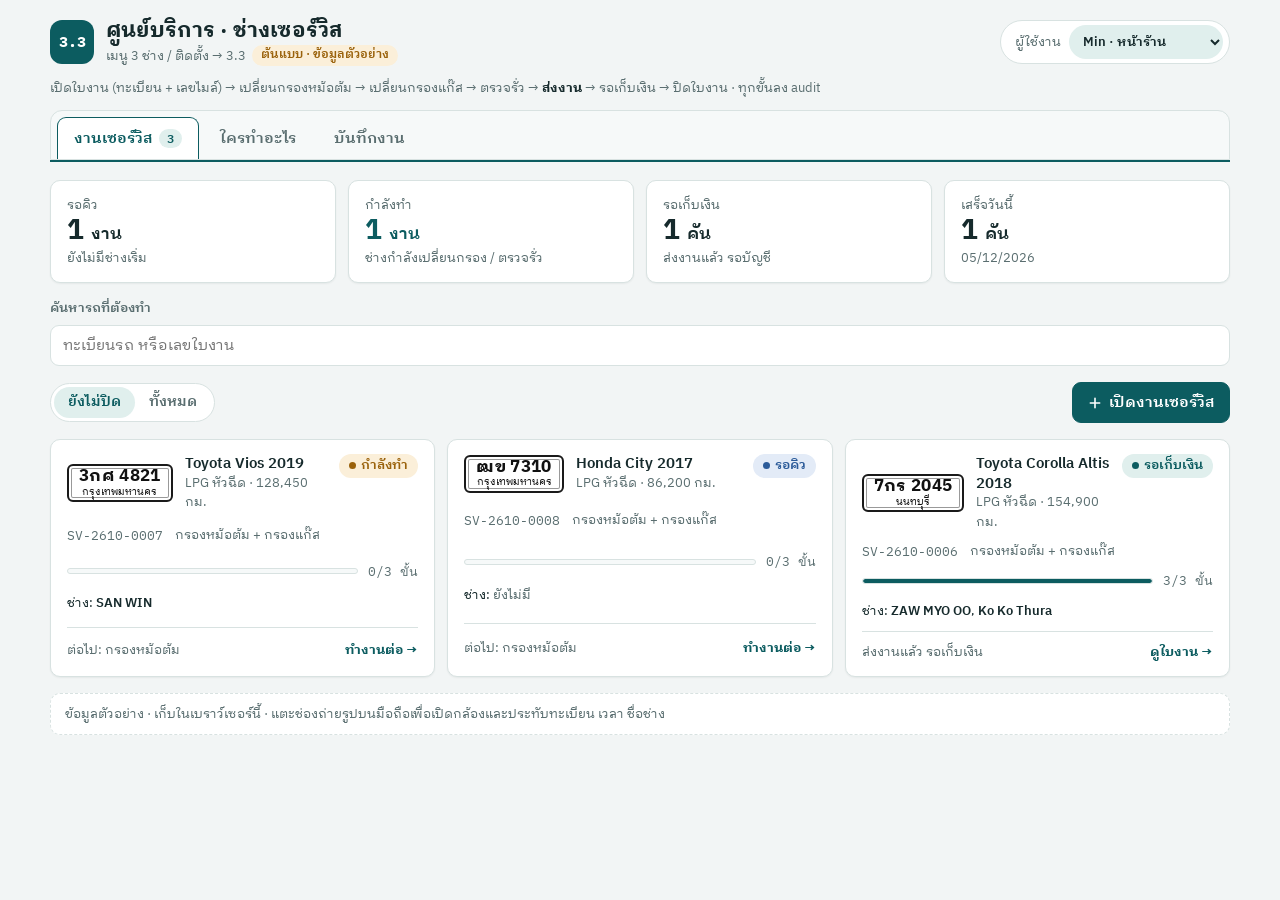
<file: index.html>
<!doctype html>
<html lang="th">
<head>
<meta charset="utf-8">
<meta name="viewport" content="width=device-width,initial-scale=1,viewport-fit=cover">
<style>[hidden]{display:none!important}body{margin:0}img{max-width:100%}</style>
</head>
<body>
<title>ศูนย์บริการช่างเซอร์วิส</title>
<link rel="preconnect" href="https://fonts.googleapis.com">
<link rel="preconnect" href="https://fonts.gstatic.com" crossorigin>
<link rel="stylesheet" href="https://fonts.googleapis.com/css2?family=IBM+Plex+Mono:wght@400;600&family=IBM+Plex+Sans+Thai+Looped:wght@400;500;600;700&display=swap">
<style>
/* Layout: ERP module shell (same family as 3.1) — header + flow line + tabs; job list → job detail (steps column + handoff side column) */
:root{
  --bg:#f2f5f5; --surface:#ffffff; --surface-2:#f6f9f9; --ink:#162a2c; --muted:#5a6e70; --line:#d8e2e1;
  --accent:#0c5c60; --accent-ink:#ffffff; --accent-soft:#e0efed;
  --ok:#1b7a45; --ok-soft:#e2f2e8; --warn:#9a620c; --warn-soft:#fbefd9; --bad:#b0352a; --bad-soft:#fbe4e1; --info:#2c5b99; --info-soft:#e3ebf7;
  --plate-bg:#ffffff; --plate-ink:#111111; --plate-edge:#1a1a1a;
  --shadow:0 1px 2px rgba(16,40,42,.06);
  --font:"IBM Plex Sans Thai Looped","Noto Sans Thai",Tahoma,sans-serif;
  --mono:"IBM Plex Mono",ui-monospace,Menlo,Consolas,monospace;
  --r:10px;
}
@media (prefers-color-scheme: dark){ :root:not([data-theme="light"]){
  --bg:#0e1617; --surface:#152022; --surface-2:#1a282a; --ink:#e1ebea; --muted:#93a7a8; --line:#27393b;
  --accent:#55b3ad; --accent-ink:#082022; --accent-soft:#173335;
  --ok:#4fc386; --ok-soft:#163224; --warn:#e3aa50; --warn-soft:#3a2c13; --bad:#f17d70; --bad-soft:#3d1c19; --info:#86aee8; --info-soft:#1a2a40;
  --plate-bg:#ffffff; --plate-ink:#111111; --plate-edge:#000000;
  --shadow:none; color-scheme:dark;
}}
:root[data-theme="dark"]{
  --bg:#0e1617; --surface:#152022; --surface-2:#1a282a; --ink:#e1ebea; --muted:#93a7a8; --line:#27393b;
  --accent:#55b3ad; --accent-ink:#082022; --accent-soft:#173335;
  --ok:#4fc386; --ok-soft:#163224; --warn:#e3aa50; --warn-soft:#3a2c13; --bad:#f17d70; --bad-soft:#3d1c19; --info:#86aee8; --info-soft:#1a2a40;
  --plate-bg:#ffffff; --plate-ink:#111111; --plate-edge:#000000;
  --shadow:none; color-scheme:dark;
}
*{box-sizing:border-box}
body{background:var(--bg);color:var(--ink);font-family:var(--font);font-size:15px;line-height:1.55;padding-inline:16px;padding-block:0 48px}
.wrap{max-width:1180px;margin:0 auto}
h1,h2,h3{margin:0;line-height:1.3;text-wrap:balance}
p{margin:0}
button,input,select{font:inherit;color:inherit}
button{cursor:pointer}
:focus-visible{outline:2px solid var(--accent);outline-offset:2px}
.mono{font-family:var(--mono);font-variant-numeric:tabular-nums}
.vh{position:absolute;width:1px;height:1px;opacity:0;overflow:hidden;clip:rect(0 0 0 0)}

/* header */
.top{display:flex;flex-wrap:wrap;align-items:center;justify-content:space-between;gap:12px;padding-block:18px 10px}
.brand{display:flex;align-items:center;gap:12px;min-width:0}
.mod{display:grid;place-items:center;width:44px;height:44px;border-radius:12px;background:var(--accent);color:var(--accent-ink);font-weight:700;font-family:var(--mono);font-size:15px;flex:none}
.brand h1{font-size:21px;font-weight:700}
.sub{color:var(--muted);font-size:13px;display:flex;flex-wrap:wrap;gap:6px;align-items:center}
.tag{background:var(--warn-soft);color:var(--warn);border-radius:999px;padding:1px 9px;font-size:12px;font-weight:600}
.who{display:flex;align-items:center;gap:8px;font-size:13px;color:var(--muted);background:var(--surface);border:1px solid var(--line);border-radius:999px;padding:4px 6px 4px 14px}
.who select{border:0;background:var(--accent-soft);color:var(--ink);border-radius:999px;padding:5px 10px;font-weight:600}
.flow{font-size:13px;color:var(--muted);padding-block:2px 12px}
.flow b{color:var(--ink)}
.tabs{display:flex;gap:4px;background:var(--surface-2);border:1px solid var(--line);border-radius:12px 12px 0 0;padding:6px 6px 0;overflow-x:auto}
.tabs button{border:1px solid transparent;border-bottom:0;background:none;padding:9px 16px;border-radius:9px 9px 0 0;color:var(--muted);font-weight:600;white-space:nowrap;display:flex;gap:6px;align-items:center}
.tabs button[aria-selected="true"]{background:var(--surface);border-color:var(--accent);color:var(--accent);box-shadow:0 2px 0 var(--surface)}
.count{background:var(--accent-soft);color:var(--accent);border-radius:999px;font-size:12px;padding:0 8px;font-family:var(--mono)}
main{border-top:2px solid var(--accent);padding-top:18px;display:grid;gap:16px}
.note{font-size:13px;color:var(--muted);background:var(--surface);border:1px dashed var(--line);border-radius:var(--r);padding:10px 14px}
.note b{color:var(--ink)}
.banner-bad{background:var(--bad-soft);color:var(--bad);border-radius:var(--r);padding:10px 14px;font-size:13px}

/* kpis */
.kpis{display:grid;grid-template-columns:repeat(auto-fit,minmax(min(170px,100%),1fr));gap:12px}
.kpi{background:var(--surface);border:1px solid var(--line);border-radius:var(--r);padding:14px 16px;box-shadow:var(--shadow)}
.kpi .k{font-size:13px;color:var(--muted)}
.kpi .v{font-size:28px;font-weight:700;line-height:1.2;font-variant-numeric:tabular-nums}
.kpi .v small{font-size:17px;font-weight:600}
.kpi .d{font-size:12.5px;color:var(--muted)}
.kpi.hl .v{color:var(--accent)}

.toolbar{display:flex;flex-wrap:wrap;gap:10px;align-items:center;justify-content:space-between}
.seg{display:inline-flex;border:1px solid var(--line);border-radius:999px;background:var(--surface);padding:3px}
.seg button{border:0;background:none;border-radius:999px;padding:5px 14px;font-size:13.5px;color:var(--muted);font-weight:600}
.seg button[aria-pressed="true"]{background:var(--accent-soft);color:var(--accent)}
.btn{border:1px solid var(--line);background:var(--surface);border-radius:9px;padding:8px 14px;font-weight:600;display:inline-flex;align-items:center;gap:6px;min-height:40px}
.btn:hover{border-color:var(--accent)}
.btn.primary{background:var(--accent);border-color:var(--accent);color:var(--accent-ink)}
.btn.primary:hover{filter:brightness(1.08)}
.btn:disabled{opacity:.45;cursor:not-allowed;filter:none}
.btn.sm{min-height:32px;padding:4px 10px;font-size:13px}
.btn.ghost{background:none;border-color:transparent;color:var(--accent);padding-inline:6px}
.btn.danger{color:var(--bad);border-color:var(--bad)}
.link{border:0;background:none;padding:0;color:var(--accent);font-weight:600;text-decoration:underline;text-underline-offset:2px}

/* plate */
.plate{display:inline-flex;flex-direction:column;align-items:center;background:var(--plate-bg);color:var(--plate-ink);border:2px solid var(--plate-edge);border-radius:6px;padding:1px 10px 2px;line-height:1.15;flex:none;box-shadow:inset 0 0 0 2px #fff,inset 0 0 0 3px #999}
.plate .n{font-weight:700;font-size:17px;letter-spacing:.02em;white-space:nowrap}
.plate .p{font-size:10px;white-space:nowrap}
.plate.lg .n{font-size:24px}.plate.lg .p{font-size:12px}
.plate.sm{padding:0 7px 1px;border-width:1.5px}.plate.sm .n{font-size:13.5px}.plate.sm .p{font-size:8.5px}

/* pills */
.pill{display:inline-flex;align-items:center;gap:5px;border-radius:999px;padding:2px 10px;font-size:12.5px;font-weight:600;white-space:nowrap;flex:none}
.pill::before{content:"";width:7px;height:7px;border-radius:50%;background:currentColor}
.p-ok{background:var(--ok-soft);color:var(--ok)}.p-warn{background:var(--warn-soft);color:var(--warn)}.p-bad{background:var(--bad-soft);color:var(--bad)}
.p-info{background:var(--info-soft);color:var(--info)}.p-accent{background:var(--accent-soft);color:var(--accent)}.p-muted{background:var(--surface-2);color:var(--muted);border:1px solid var(--line)}

/* job cards */
.jobgrid{display:grid;grid-template-columns:repeat(auto-fill,minmax(min(330px,100%),1fr));gap:12px}
.jobcard{all:unset;box-sizing:border-box;cursor:pointer;background:var(--surface);border:1px solid var(--line);border-radius:var(--r);padding:14px 16px;display:grid;gap:10px;box-shadow:var(--shadow);min-width:0}
.jobcard:hover{border-color:var(--accent)}
.jobcard:focus-visible{outline:2px solid var(--accent);outline-offset:2px}
.jc-top{display:flex;gap:12px;align-items:flex-start;justify-content:space-between}
.jc-car{display:flex;gap:12px;align-items:center;min-width:0}
.jc-car .t{font-weight:600;line-height:1.3}
.jc-car .s{font-size:12.5px;color:var(--muted)}
.meta{font-size:12.5px;color:var(--muted);display:flex;flex-wrap:wrap;gap:4px 12px}
.prog{display:flex;align-items:center;gap:10px;font-size:12.5px;color:var(--muted)}
.bar{flex:1;height:6px;border-radius:999px;background:var(--surface-2);border:1px solid var(--line);overflow:hidden}
.bar i{display:block;height:100%;background:var(--accent);border-radius:999px}
.techs{font-size:13px}
.techs b{font-weight:600}
.empty{color:var(--muted);text-align:center;padding:28px;background:var(--surface);border:1px dashed var(--line);border-radius:var(--r)}

/* detail */
.back{align-self:start;justify-self:start}
.jobhead{background:var(--surface);border:1px solid var(--line);border-radius:var(--r);padding:16px;display:flex;flex-wrap:wrap;gap:14px 20px;align-items:center;box-shadow:var(--shadow)}
.jh-main{flex:1;min-width:220px;display:grid;gap:2px}
.jh-main .t{font-size:18px;font-weight:700}
.jh-main .meta{font-size:13px}
.detail{display:grid;gap:16px;grid-template-columns:minmax(0,1fr)}
@media (min-width:980px){.detail{grid-template-columns:minmax(0,1fr) 340px;align-items:start}}
.steps{display:grid;gap:12px;min-width:0}
.step{background:var(--surface);border:1px solid var(--line);border-radius:var(--r);padding:14px 16px;display:grid;gap:12px;box-shadow:var(--shadow);min-width:0}
.step.s-active{border-color:var(--warn)}
.step.s-done{border-color:color-mix(in srgb,var(--ok) 45%,var(--line))}
.step.s-locked{opacity:.62}
.step-h{display:flex;gap:12px;align-items:flex-start}
.stepno{display:grid;place-items:center;width:30px;height:30px;border-radius:50%;background:var(--surface-2);border:1px solid var(--line);font-family:var(--mono);font-weight:600;flex:none}
.s-done .stepno{background:var(--ok);border-color:var(--ok);color:var(--surface)}
.s-active .stepno{background:var(--warn-soft);border-color:var(--warn);color:var(--warn)}
.step-t{flex:1;min-width:0}
.step-t h3{font-size:16.5px;font-weight:700}
.hint{font-size:13px;color:var(--muted)}
.slots{display:grid;grid-template-columns:repeat(2,minmax(0,1fr));gap:10px}
.slot{position:relative;border-radius:9px;aspect-ratio:4/3;max-width:100%;overflow:hidden;background:var(--surface-2);border:1.5px dashed var(--line);display:flex}
label.slot.empty{cursor:pointer;flex-direction:column;align-items:center;justify-content:center;gap:6px;text-align:center;padding:10px;color:var(--accent);font-weight:600;font-size:13.5px}
label.slot.empty:hover{border-color:var(--accent);background:var(--accent-soft)}
label.slot.empty:focus-within{outline:2px solid var(--accent);outline-offset:2px}
.slot.empty .req{font-size:11.5px;color:var(--muted);font-weight:500}
.slot.missing{color:var(--muted);flex-direction:column;align-items:center;justify-content:center;font-size:13px}
.slot.filled{border:1px solid var(--line);aspect-ratio:auto;flex-direction:column;background:var(--surface)}
.slot .ph{display:block;width:100%;aspect-ratio:4/3;max-width:100%;border:0;padding:0;background:#111;cursor:zoom-in}
.slot .ph img{width:100%;height:100%;object-fit:contain;display:block}
.slot .sfoot{display:grid;gap:6px;padding:7px 8px 8px}
.slot .cap{font-size:12px;line-height:1.35}
.slot .cap b{display:block;font-weight:600}
.slot .cap span{color:var(--muted)}
.slot .acts{display:flex;gap:6px;flex-wrap:wrap}
.slot .acts button,.slot .acts label{border:1px solid var(--line);background:var(--surface-2);color:var(--ink);border-radius:7px;padding:4px 10px;font-size:12.5px;font-weight:600;cursor:pointer;min-height:30px;display:inline-flex;align-items:center}
.slot .acts label:focus-within{outline:2px solid var(--accent)}
.field{display:grid;gap:6px}
.lbl{font-size:12.5px;color:var(--muted);font-weight:600}
.chips{display:flex;flex-wrap:wrap;gap:6px}
.chip{border:1px solid var(--line);background:var(--surface);border-radius:999px;padding:5px 12px;font-size:13.5px;font-weight:500;min-height:34px}
.chip[aria-pressed="true"]{background:var(--accent);border-color:var(--accent);color:var(--accent-ink);font-weight:600}
.chip.fail[aria-pressed="true"]{background:var(--bad);border-color:var(--bad);color:#fff}
.chip.pass[aria-pressed="true"]{background:var(--ok);border-color:var(--ok);color:#fff}
.chip:disabled{cursor:default}
.part{font-size:13.5px;display:flex;flex-wrap:wrap;gap:4px 10px;align-items:center}
.code{font-family:var(--mono);font-size:12px;background:var(--surface-2);border:1px solid var(--line);border-radius:5px;padding:0 6px;color:var(--muted)}
.foot{border-top:1px solid var(--line);padding-top:10px;display:flex;flex-wrap:wrap;gap:8px 12px;align-items:center;justify-content:space-between;font-size:13.5px}
.foot .miss{color:var(--warn)}
.foot.done{color:var(--ok)}
.foot.done span{color:var(--ink)}
.foot.locked{color:var(--muted)}
.warnbox{background:var(--bad-soft);color:var(--bad);border-radius:8px;padding:8px 12px;font-size:13px}
.submit{background:var(--surface);border:1px solid var(--line);border-radius:var(--r);padding:14px 16px;display:flex;flex-wrap:wrap;gap:10px 16px;align-items:center;justify-content:space-between}
.submit.ready{border-color:var(--accent);background:var(--accent-soft)}
.submit p{font-size:14px}

.side{display:grid;gap:12px;min-width:0}
.card{background:var(--surface);border:1px solid var(--line);border-radius:var(--r);padding:14px 16px;display:grid;gap:10px;box-shadow:var(--shadow);min-width:0}
.card h2{font-size:15px;font-weight:700}
.card h2 small{font-weight:500;color:var(--muted);font-size:12.5px}
.hand{list-style:none;margin:0;padding:0;display:grid;gap:9px}
.hand li{display:grid;grid-template-columns:92px minmax(0,1fr);gap:8px;font-size:13px}
.dept{font-family:var(--mono);font-size:11.5px;font-weight:600;color:var(--accent);background:var(--accent-soft);border-radius:6px;padding:2px 6px;align-self:start;text-align:center}
.hand .st{display:block;font-size:12px;color:var(--muted)}
.hand .st.sent{color:var(--ok)}
.mini{list-style:none;margin:0;padding:0;display:grid;gap:8px;font-size:12.5px}
.mini li{display:grid;gap:1px;border-left:2px solid var(--line);padding-left:10px}
.mini .w{color:var(--muted);font-family:var(--mono);font-size:11.5px}

/* tables */
.tbl{overflow-x:auto;border:1px solid var(--line);border-radius:var(--r);background:var(--surface)}
table{border-collapse:collapse;width:100%;font-size:13.5px}
th{font-size:12.5px;color:var(--muted);font-weight:600;text-align:left;background:var(--surface-2)}
th,td{padding:9px 12px;border-bottom:1px solid var(--line);vertical-align:middle;white-space:nowrap}
td.wrap{white-space:normal;min-width:220px}
tr:last-child td{border-bottom:0}
td.num,th.num{text-align:right;font-variant-numeric:tabular-nums}
.thumbs{display:flex;gap:4px}
.thumbs button{border:1px solid var(--line);padding:0;border-radius:5px;overflow:hidden;width:44px;height:33px;background:var(--surface-2)}
.thumbs img{width:100%;height:100%;object-fit:cover;display:block}
.search{border:1px solid var(--line);background:var(--surface);border-radius:9px;padding:8px 12px;min-width:0;width:min(360px,100%)}
.sec-h{display:flex;flex-wrap:wrap;gap:8px 14px;align-items:center;justify-content:space-between}
.sec-h h2{font-size:16px}
.sec-h p{font-size:12.5px;color:var(--muted)}

/* overlay */
#overlay{position:fixed;inset:0;z-index:50;display:grid;place-items:center;padding:16px}
#overlay[hidden],#toast[hidden]{display:none}
.ov-bg{position:absolute;inset:0;background:rgba(5,15,16,.62)}
.modal{position:relative;background:var(--surface);border-radius:14px;width:min(560px,100%);max-height:calc(100% - 24px);overflow:auto;padding:18px;display:grid;gap:14px}
.modal h2{font-size:18px}
.form{display:grid;gap:12px;grid-template-columns:repeat(2,minmax(0,1fr))}
.form .full{grid-column:1/-1}
.form label{display:grid;gap:4px;font-size:13px;color:var(--muted);font-weight:600}
.form input,.form select{border:1px solid var(--line);background:var(--surface-2);border-radius:8px;padding:9px 10px;color:var(--ink);font-weight:400;min-width:0}
.form .err{grid-column:1/-1;color:var(--bad);font-size:13px}
.mrow{display:flex;justify-content:flex-end;gap:8px;flex-wrap:wrap}
@media (max-width:520px){.form{grid-template-columns:minmax(0,1fr)}}
.lightbox{position:relative;width:min(900px,100%);display:grid;gap:8px}
.lightbox img{width:100%;max-height:78vh;object-fit:contain;border-radius:10px;background:#000}
.lightbox .lb-cap{color:#fff;font-size:13.5px;display:flex;justify-content:space-between;gap:10px;align-items:center;flex-wrap:wrap}
.lightbox .lb-cap .btn{color:var(--ink)}
#toast{position:fixed;left:50%;transform:translateX(-50%);bottom:calc(18px + env(safe-area-inset-bottom,0px));background:var(--ink);color:var(--bg);padding:9px 16px;border-radius:999px;font-size:13.5px;z-index:60;max-width:calc(100% - 32px)}
.confirm{display:flex;flex-wrap:wrap;gap:8px;align-items:center;font-size:13px}
@media (prefers-reduced-motion:no-preference){.jobcard,.btn,.chip{transition:border-color .15s,background-color .15s}}
@media (max-width:560px){.brand h1{font-size:18px}.jobhead{padding:14px}.plate.lg .n{font-size:20px}}

/* Technician workspace: one task at a time, with controls in thumb reach. */
.mobile-only{display:none}
.job-search{display:grid;gap:6px}
.job-search .search{width:100%}
.jc-next{display:flex;align-items:center;justify-content:space-between;gap:12px;border-top:1px solid var(--line);padding-top:10px;font-size:13px}
.jc-next span{color:var(--muted)}
.jc-next b{color:var(--accent);white-space:nowrap}
.job-extra{width:100%;border-top:1px solid var(--line);padding-top:8px;font-size:13px;color:var(--muted)}
.job-extra summary{cursor:pointer;font-weight:600}
.job-extra .meta{padding-top:8px}
.step-work{display:grid;gap:12px}
.step-tools{display:flex;gap:10px;align-items:center;justify-content:space-between}
.step-tools .hint{flex:1}
.step-tools button{flex:none}
.technician-quick select{width:100%;min-height:48px;border:1px solid var(--line);border-radius:9px;background:var(--surface);padding:10px;font-size:16px}
.work-progress{border:1px solid var(--line);border-radius:12px;background:var(--surface);padding:12px}
.work-progress .prog{margin-bottom:12px}
.work-identity{display:flex;align-items:center;justify-content:space-between;gap:10px;margin-bottom:8px;font-size:12px;color:var(--muted)}
.work-identity strong{font-size:18px;color:var(--ink)}
.stepnav{display:grid;grid-template-columns:repeat(3,minmax(0,1fr));gap:6px}
.stepnav button{display:grid;justify-items:center;gap:5px;border:1px solid var(--line);border-radius:9px;background:var(--surface-2);color:var(--muted);padding:10px 4px;min-height:66px;font-size:12px;font-weight:600}
.stepnav button[aria-pressed="true"]{border:2px solid var(--accent);padding:9px 3px;background:var(--accent-soft);color:var(--accent)}
.stepnav .finished{color:var(--ok)}
.stepnav .stepno{width:24px;height:24px;font-size:12px}
.mobile-workbar{position:fixed;left:0;right:0;bottom:calc(66px + env(safe-area-inset-bottom,0px));z-index:25;background:var(--surface);border-top:1px solid var(--line);padding:10px 14px;box-shadow:0 -4px 18px rgba(16,40,42,.08)}
.mobile-workbar p{font-size:12px;color:var(--muted);margin-bottom:6px}
.mobile-workbar .btn{width:100%;justify-content:center;font-size:16px;min-height:50px}
.mobile-more{border:1px solid var(--line);border-radius:10px;background:var(--surface);padding:12px}
.mobile-more summary{min-height:28px;cursor:pointer;color:var(--muted);font-size:14px;font-weight:600}
.mobile-more .side{margin-top:12px}
.task-checklist{display:flex;flex-wrap:wrap;gap:6px}
.task-checklist span{font-size:12px;padding:4px 9px;border-radius:6px;background:var(--surface-2);color:var(--muted)}
.task-checklist .complete{background:var(--ok-soft);color:var(--ok)}
@media (max-width:640px){
  body{padding-inline:12px;padding-bottom:calc(86px + env(safe-area-inset-bottom,0px));font-size:16px}
  body:has(.mobile-workbar){padding-bottom:calc(196px + env(safe-area-inset-bottom,0px))}
  .mobile-only{display:block}
  .desktop-only,.flow,.sub .desktop-context{display:none!important}
  .top{gap:10px;padding:12px 0}
  .brand h1{font-size:18px}.mod{width:36px;height:36px;border-radius:10px}
  .brand{gap:9px}.sub{margin-top:4px}.tag{font-size:11px}
  .who{width:100%;border-radius:10px;padding:5px 10px;font-size:13px}
  .who select{flex:1;min-width:0;min-height:44px;font-size:16px;background:var(--surface);border-radius:7px;padding:6px 8px}
  .tabs{position:fixed;z-index:30;left:0;right:0;bottom:0;display:grid;grid-template-columns:repeat(3,minmax(0,1fr));gap:4px;height:calc(66px + env(safe-area-inset-bottom,0px));padding:8px 10px calc(8px + env(safe-area-inset-bottom,0px));border-radius:0;border:0;border-top:1px solid var(--line);background:var(--surface);overflow:visible}
  .tabs button{justify-content:center;padding:7px 4px;min-width:0;min-height:48px;border:0;border-radius:9px;font-size:13px;gap:4px;white-space:normal}
  .tabs button[aria-selected="true"]{background:var(--accent-soft);box-shadow:none}
  .count{padding:0 5px;font-size:11px}
  main{padding-top:12px;gap:12px;border-top:0}
  .kpis{grid-template-columns:repeat(4,minmax(0,1fr));gap:6px}
  .kpi{padding:9px 5px;text-align:center;border-radius:9px}
  .kpi .k{font-size:11px;white-space:nowrap}.kpi .v{font-size:23px;margin-top:3px}.kpi .v small,.kpi .d{display:none}
  .demo-note{font-size:12px;padding:7px 10px}
  .demo-note .demo-long{display:none}
  .toolbar{gap:10px}.seg{width:100%;display:flex;border-radius:10px;gap:3px}
  .seg button{flex:1;min-height:46px;padding:7px 5px;border-radius:7px;font-size:13px}
  .toolbar>.btn{width:100%;justify-content:center}
  .search,.form input,.form select{font-size:16px;min-height:48px}
  .job-search .lbl{font-size:14px;color:var(--ink)}
  .jobgrid{gap:10px;grid-template-columns:minmax(0,1fr)}
  .jobcard{padding:14px;gap:9px;border-radius:12px}
  .jc-top{display:grid;grid-template-columns:minmax(0,1fr) auto;gap:10px;align-items:start}
  .jc-car{display:grid;gap:8px;justify-items:start}.jc-car .t{font-size:14px}.jc-car .s{font-size:12px}
  .jobcard .plate .n{font-size:23px}.jobcard .plate .p{font-size:11px}.jobcard .plate{padding:4px 12px}
  .jobcard .meta{font-size:11px}.jobcard .meta span:last-child{display:none}
  .jc-next{font-size:13px}.jc-next span{max-width:70%}.jc-next b{padding:7px 10px;background:var(--accent-soft);border-radius:7px}
  .btn,.btn.sm,.chip,.slot .acts label,.slot .acts button,.back{min-height:48px}
  .back{padding:4px 0;font-size:14px;min-height:40px}
  .jobhead{display:grid;grid-template-columns:auto minmax(0,1fr);gap:10px;padding:12px;border-radius:12px}
  .jobhead>.pill{grid-column:1/-1;justify-self:start}.jobhead .plate.lg .n{font-size:22px}.jobhead .plate.lg .p{font-size:11px}
  .jh-main{min-width:0;gap:3px}.jh-main .t{font-size:14px}.jh-main .meta{font-size:12px}
  .job-extra{grid-column:1/-1;font-size:12px}.job-extra summary{padding:4px 0}
  .detail{gap:12px}.steps{gap:12px}
  .step{padding:14px;border-radius:12px}.step:not(.is-current){display:none}
  .step-h{gap:9px;flex-wrap:wrap}.step-t{min-width:170px}.step-t h3{font-size:18px}
  .step-h>.pill{display:none}.step-t .hint{font-size:13px;line-height:1.6}
  .slots{gap:9px}.slot.empty{min-height:126px;aspect-ratio:auto}
  label.slot.empty{font-size:14px;padding:10px 7px;border-color:var(--accent);background:var(--accent-soft)}
  label.slot.empty svg{width:30px;height:30px}.slot.empty .req{font-size:12px}
  .slot .sfoot{padding:8px}.slot .acts label{width:100%;justify-content:center;font-size:14px}
  .step-tools{align-items:flex-start}.step-tools .btn{font-size:14px}
  .part{font-size:13px}.part .code{display:none}.lbl{font-size:14px}
  .result-choices{display:grid;grid-template-columns:1fr 1fr;gap:8px}
  .result-choices .chip{border-radius:9px;font-size:16px;min-height:52px}
  .technician-quick{display:grid;gap:8px}.technician-quick .btn{justify-content:center;font-size:14px}
  .foot{gap:10px;font-size:13px}.foot>.btn{width:100%;justify-content:center;font-size:15px}
  .foot.done{display:grid}.step .foot:not(.done)>.btn{display:none}
  .submit{font-size:13px;padding:12px}.submit:not(.job-sent){display:none}
  .detail>.side{display:none}
  #toast{bottom:calc(180px + env(safe-area-inset-bottom,0px));border-radius:10px;font-size:13px}
  #overlay{padding:12px}.modal{padding:16px}.mrow{display:grid;grid-template-columns:1fr 1fr;width:100%}.mrow .btn{justify-content:center}
}
</style>

<div class="wrap">
  <header class="top">
    <div class="brand">
      <span class="mod">3.3</span>
      <div>
        <h1>ศูนย์บริการ · ช่างเซอร์วิส</h1>
        <p class="sub"><span class="desktop-context">เมนู 3 ช่าง / ติดตั้ง → 3.3</span> <span class="tag">ต้นแบบ · ข้อมูลตัวอย่าง</span></p>
      </div>
    </div>
    <label class="who" for="user">ผู้ใช้งาน <select id="user"></select></label>
  </header>
  <p class="flow">เปิดใบงาน (ทะเบียน + เลขไมล์) → เปลี่ยนกรองหม้อต้ม → เปลี่ยนกรองแก๊ส → ตรวจรั่ว → <b>ส่งงาน</b> → รอเก็บเงิน → ปิดใบงาน · ทุกขั้นลง audit</p>
  <nav class="tabs" role="tablist" aria-label="มุมมอง">
    <button type="button" role="tab" data-tab="jobs" id="tab-jobs">งานเซอร์วิส <span class="count" id="cnt-jobs">0</span></button>
    <button type="button" role="tab" data-tab="history" id="tab-history">ใครทำอะไร</button>
    <button type="button" role="tab" data-tab="audit" id="tab-audit">บันทึกงาน</button>
  </nav>
  <main id="app"></main>
</div>
<div id="overlay" hidden></div>
<div id="toast" role="status" aria-live="polite" hidden></div>

<script>
(function(){
"use strict";
const FONT='"IBM Plex Sans Thai Looped","Noto Sans Thai",Tahoma,sans-serif';
const NEXT_KM=20000, NEXT_MONTHS=12;

/* ---------- master data (ระบบจริงดึงจาก Supabase) ---------- */
const TECHS=[
  {id:'htet',name:'HTET AUNG'},{id:'koko',name:'Ko Ko Thura'},{id:'sanwin',name:'SAN WIN'},
  {id:'thein',name:'THEIN THAN'},{id:'zaw',name:'ZAW MYO OO'}
];
const USERS=[{id:'min',name:'Min',dept:'Sales (หน้าร้าน)'}].concat(TECHS.map(t=>({id:t.id,name:t.name,dept:'Production'})));
const STEP_LIB={
  reducer:{name:'เปลี่ยนกรองหม้อต้ม',hint:'ปิดวาล์วถัง เดินเครื่องจนแก๊สในสายหมดก่อนถอด ถ่ายตัวเก่าก่อนถอด และถ่ายตัวใหม่หลังขันแน่นแล้ว',
    slots:[{k:'old',label:'ตัวเก่า (ก่อนถอด)'},{k:'new',label:'ตัวใหม่ (ติดตั้งแล้ว)'}],part:{sku:'FLT-RED-01',name:'ไส้กรองหม้อต้ม',qty:1}},
  gas:{name:'เปลี่ยนกรองแก๊ส',hint:'ดูลูกศรบนตัวกรองให้ตรงกับทิศทางแก๊สไหล ถ่ายตัวเก่าก่อนถอด และถ่ายตัวใหม่หลังประกอบ',
    slots:[{k:'old',label:'ตัวเก่า (ก่อนถอด)'},{k:'new',label:'ตัวใหม่ (ติดตั้งแล้ว)'}],part:{sku:'FLT-GAS-01',name:'ไส้กรองแก๊ส',qty:1}},
  leak:{name:'ตรวจรั่วหลังเปลี่ยน',hint:'เปิดวาล์ว สตาร์ทเครื่อง แล้วตรวจทุกข้อต่อที่ถอดด้วยน้ำสบู่หรือเครื่องตรวจแก๊ส',
    slots:[{k:'test',label:'ขณะตรวจรั่ว'}],result:true}
};
const TEMPLATES={
  pm:{name:'กรองหม้อต้ม + กรองแก๊ส',steps:['reducer','gas','leak']}
};
const STATUS={queue:{t:'รอคิว',c:'info'},doing:{t:'กำลังทำ',c:'warn'},billing:{t:'รอเก็บเงิน',c:'accent'},closed:{t:'ปิดใบงาน',c:'ok'}};

/* ---------- helpers ---------- */
const dtf=new Intl.DateTimeFormat('en-GB',{timeZone:'Asia/Bangkok',day:'2-digit',month:'2-digit',year:'numeric',hour:'2-digit',minute:'2-digit',hourCycle:'h23'});
function fmt(ts){if(!ts)return '—';const p={};dtf.formatToParts(new Date(ts)).forEach(x=>p[x.type]=x.value);return p.day+'/'+p.month+'/'+p.year+' '+p.hour+':'+p.minute;}
function fmtDate(ts){return fmt(ts).slice(0,10);}
function fmtTime(ts){return fmt(ts).slice(11);}
function km(n){return Number(n||0).toLocaleString('en-US');}
function esc(s){return String(s==null?'':s).replace(/[&<>"']/g,c=>({'&':'&amp;','<':'&lt;','>':'&gt;','"':'&quot;',"'":'&#39;'}[c]));}
function userName(id){const u=USERS.find(x=>x.id===id);return u?u.name:(id||'—');}
function userDept(id){const u=USERS.find(x=>x.id===id);return u?u.dept:'ระบบ';}
function isTech(id){return TECHS.some(t=>t.id===id);}
function mkSteps(tpl){return TEMPLATES[tpl].steps.map(k=>({key:k,tech:null,photos:{},result:null,doneAt:null,doneBy:null}));}
function addMonths(ts,n){const d=new Date(ts);d.setMonth(d.getMonth()+n);return d.getTime();}
function plate(job,size){return '<span class="plate'+(size?' '+size:'')+'"><span class="n">'+esc(job.plate)+'</span><span class="p">'+esc(job.province)+'</span></span>';}
function pill(c,t){return '<span class="pill p-'+c+'">'+esc(t)+'</span>';}

/* ---------- storage (ต้นแบบ: เก็บในเบราว์เซอร์นี้เท่านั้น) ---------- */
const KEY='htg-service-proto-v2', UIKEY='htg-service-ui-v2';
let storageFull=false;
function load(){try{const s=localStorage.getItem(KEY);return s?JSON.parse(s):null;}catch(e){return null;}}
function save(){try{localStorage.setItem(KEY,JSON.stringify(state));storageFull=false;}catch(e){storageFull=true;}}
const ui={tab:'jobs',jobId:null,user:'min',filter:'open',jq:'',step:0,q:'',aq:'',overlay:null,confirmReset:false};
try{const u=JSON.parse(localStorage.getItem(UIKEY)||'{}');if(u.user&&USERS.some(x=>x.id===u.user))ui.user=u.user;if(u.tab)ui.tab=u.tab;}catch(e){}
function persistUi(){try{localStorage.setItem(UIKEY,JSON.stringify({user:ui.user,tab:ui.tab}));}catch(e){}}

function seed(){
  const now=Date.now(),m=60000,h=60*m,d=24*h;
  const P=(by,at)=>({ph:true,by,at});
  const S=(key,tech,photos,doneAt,result)=>({key,tech,photos,result:result||null,doneAt:doneAt||null,doneBy:doneAt?tech:null});
  const jobs=[
    {id:'SV-2610-0008',plate:'ฒข 7310',province:'กรุงเทพมหานคร',car:'Honda City 2017',gas:'LPG หัวฉีด',km:86200,customer:'คุณวิไลวรรณ ส. (ตัวอย่าง)',tpl:'pm',status:'queue',openedAt:now-25*m,openedBy:'min',steps:mkSteps('pm')},
    {id:'SV-2610-0007',plate:'3กศ 4821',province:'กรุงเทพมหานคร',car:'Toyota Vios 2019',gas:'LPG หัวฉีด',km:128450,customer:'คุณสมชาย ก. (ตัวอย่าง)',tpl:'pm',status:'doing',openedAt:now-60*m,openedBy:'min',steps:[
      S('reducer','sanwin',{old:P('sanwin',now-22*m)}),
      S('gas',null,{}),S('leak',null,{})]},
    {id:'SV-2610-0006',plate:'7กร 2045',province:'นนทบุรี',car:'Toyota Corolla Altis 2018',gas:'LPG หัวฉีด',km:154900,customer:'คุณประเสริฐ ว. (ตัวอย่าง)',tpl:'pm',status:'billing',openedAt:now-5*h,openedBy:'min',submittedAt:now-2*h-50*m,steps:[
      S('reducer','zaw',{old:P('zaw',now-4*h-30*m),new:P('zaw',now-4*h-6*m)},now-4*h-4*m),
      S('gas','koko',{old:P('koko',now-3*h-55*m),new:P('koko',now-3*h-35*m)},now-3*h-33*m),
      S('leak','koko',{test:P('koko',now-3*h-15*m)},now-3*h-10*m,'pass')]},
    {id:'SV-2610-0005',plate:'งท 8812',province:'ชลบุรี',car:'Nissan Almera 2016',gas:'LPG หัวฉีด',km:97310,customer:'คุณอรุณี พ. (ตัวอย่าง)',tpl:'pm',status:'closed',openedAt:now-d-6*h,openedBy:'min',submittedAt:now-d-4*h,closedAt:now-d-3*h-40*m,steps:[
      S('reducer','thein',{old:P('thein',now-d-5*h-40*m),new:P('thein',now-d-5*h-22*m)},now-d-5*h-20*m),
      S('gas','thein',{old:P('thein',now-d-5*h-10*m),new:P('thein',now-d-4*h-55*m)},now-d-4*h-52*m),
      S('leak','thein',{test:P('thein',now-d-4*h-30*m)},now-d-4*h-25*m,'pass')]},
    {id:'SV-2610-0004',plate:'70-4518',province:'สมุทรปราการ',car:'Hino 500 รถบรรทุก 10 ล้อ',gas:'LNG',km:412300,customer:'บจก. ตัวอย่างโลจิสติกส์',tpl:'pm',status:'closed',openedAt:now-3*d-7*h,openedBy:'min',submittedAt:now-3*d-4*h,closedAt:now-3*d-2*h,steps:[
      S('reducer','htet',{old:P('htet',now-3*d-6*h-40*m),new:P('htet',now-3*d-6*h-15*m)},now-3*d-6*h-12*m),
      S('gas','htet',{old:P('htet',now-3*d-6*h-5*m),new:P('htet',now-3*d-5*h-20*m)},now-3*d-5*h-15*m),
      S('leak','htet',{test:P('htet',now-3*d-4*h-40*m)},now-3*d-4*h-30*m,'pass')]}
  ];
  const audit=[];
  const A=(at,by,action,job,detail,dept)=>audit.push({at,by,dept:dept||userDept(by),action,job,detail});
  jobs.slice().reverse().forEach(j=>{
    A(j.openedAt,j.openedBy,'เปิดใบงานเซอร์วิส',j.id,TEMPLATES[j.tpl].name+' · '+km(j.km)+' กม.');
    j.steps.forEach(s=>{
      Object.keys(s.photos).forEach(k=>{const sl=STEP_LIB[s.key].slots.find(x=>x.k===k);A(s.photos[k].at,s.photos[k].by,'ถ่ายรูป',j.id,STEP_LIB[s.key].name+' · '+sl.label);});
      if(s.result)A(s.doneAt-60000,s.tech,'บันทึกผลตรวจรั่ว',j.id,'ไม่พบรั่ว');
      if(s.doneAt)A(s.doneAt,s.doneBy,'บันทึกขั้นตอนเสร็จ',j.id,STEP_LIB[s.key].name+' · ช่าง '+userName(s.tech));
    });
    if(j.submittedAt)handoffLogs(j,j.submittedAt,'min').forEach(x=>audit.push(x));
    if(j.closedAt)A(j.closedAt,'min','ปิดใบงาน',j.id,'รับเงินแล้ว','Accounting');
  });
  audit.sort((a,b)=>a.at-b.at).forEach((x,i)=>x.id=i+1);
  return {v:1,seq:9,jobs,audit};
}

let state=load()||seed();
function getJob(id){return state.jobs.find(j=>j.id===id);}
function log(action,jobId,detail,dept,by){state.audit.push({id:state.audit.length+1,at:Date.now(),by:by||ui.user,dept:dept||userDept(by||ui.user),action,job:jobId||'',detail:detail||''});}

/* ---------- business rules ---------- */
function jobEditable(j){return j.status==='queue'||j.status==='doing';}
function lockReason(j,i){
  const st=j.steps[i];if(st.doneAt)return null;
  if(st.key==='leak'&&j.steps.some(s=>s.key!=='leak'&&!s.doneAt))return 'เปลี่ยนกรองให้เสร็จทุกขั้นก่อน แล้วค่อยตรวจรั่ว';
  return null;
}
function stepState(j,i){const st=j.steps[i];if(st.doneAt)return 'done';if(lockReason(j,i))return 'locked';if(st.tech||Object.keys(st.photos).length||st.result)return 'active';return 'todo';}
function missing(j,i){
  const st=j.steps[i],def=STEP_LIB[st.key],miss=[];
  def.slots.forEach(s=>{if(!st.photos[s.k])miss.push('รูป'+s.label);});
  if(!st.tech)miss.push('ชื่อช่าง');
  if(def.result&&st.result!=='pass')miss.push(st.result==='fail'?'ผลตรวจต้องเป็น "ไม่พบรั่ว"':'ผลตรวจรั่ว');
  return miss;
}
function stepStart(st){const ts=Object.values(st.photos).map(p=>p.at);return ts.length?Math.min.apply(null,ts):null;}
function stepMin(st){const s=stepStart(st);return st.doneAt&&s?Math.max(1,Math.round((st.doneAt-s)/60000)):null;}
function doneCount(j){return j.steps.filter(s=>s.doneAt).length;}
function nextStepIndex(j){const i=j.steps.findIndex(s=>!s.doneAt);return i<0?j.steps.length-1:i;}
function currentStepIndex(j){return Math.max(0,Math.min(j.steps.length-1,Number(ui.step)||0));}
function shortStep(key){return {reducer:'กรองหม้อต้ม',gas:'กรองแก๊ส',leak:'ตรวจรั่ว'}[key];}
function jobTechs(j){const ids=[];j.steps.forEach(s=>{if(s.tech&&ids.indexOf(s.tech)<0)ids.push(s.tech);});return ids;}
function parts(j){return j.steps.map(s=>STEP_LIB[s.key].part).filter(Boolean);}
function nextService(j){return {km:j.km+NEXT_KM,date:addMonths(j.submittedAt||Date.now(),NEXT_MONTHS)};}
function handoff(j){
  const tc={};j.steps.forEach(s=>{if(s.tech)tc[s.tech]=(tc[s.tech]||0)+1;});
  const techTxt=Object.keys(tc).map(id=>userName(id)+' ('+tc[id]+' ขั้น)').join(', ')||'ยังไม่ระบุช่าง';
  const total=j.steps.reduce((a,s)=>a+(stepMin(s)||0),0);
  const ps=parts(j),ns=nextService(j);
  return [
    {dept:'Production',text:'ช่างผู้ทำ: '+techTxt+(total?' · เวลางานรวม '+total+' นาที':'')},
    {dept:'Inventory',text:ps.length?'ตัดสต๊อก '+ps.map(p=>p.name+' ×'+p.qty).join(' · '):'ไม่มีอะไหล่'},
    {dept:'Accounting',text:'ส่งอะไหล่ '+ps.length+' รายการ + ค่าแรงเซอร์วิส ไปออกบิล'},
    {dept:'Support',text:'นัดรอบถัดไป '+km(ns.km)+' กม. หรือ '+fmtDate(ns.date)+' แล้วแต่อย่างไหนถึงก่อน'},
    {dept:'Sales',text:'อัปเดตประวัติรถและรูปในข้อมูลลูกค้า'}
  ];
}
function handoffLogs(j,at,by){
  const ps=parts(j),ns=nextService(Object.assign({},j,{submittedAt:at}));
  return [
    {at,by,dept:userDept(by),action:'ส่งงาน',job:j.id,detail:'ช่าง: '+jobTechs(j).map(userName).join(', ')},
    {at,by:'system',dept:'Inventory',action:'ตัดสต๊อกอะไหล่',job:j.id,detail:ps.map(p=>p.sku+' ×'+p.qty).join(', ')},
    {at,by:'system',dept:'Accounting',action:'สร้างรายการรอเก็บเงิน',job:j.id,detail:'อะไหล่ '+ps.length+' รายการ + ค่าแรง'},
    {at,by:'system',dept:'Support',action:'ตั้งนัดเซอร์วิสครั้งถัดไป',job:j.id,detail:km(ns.km)+' กม. / '+fmtDate(ns.date)}
  ];
}

/* ---------- photos ---------- */
const phCache={};
function stamp(g,w,h,l1,l2){
  const sh=Math.max(40,Math.round(h*0.12)),fs=Math.max(12,Math.round(sh*0.3));
  g.fillStyle='rgba(0,0,0,.66)';g.fillRect(0,h-sh,w,sh);
  g.fillStyle='#fff';g.textAlign='left';g.textBaseline='middle';
  g.font='600 '+fs+'px '+FONT;g.fillText(l1,10,h-sh*0.68,w-20);
  g.font='400 '+fs+'px '+FONT;g.fillText(l2,10,h-sh*0.28,w-20);
}
function stampLines(j,stepKey,label,at,by){return [j.plate+' '+j.province+' · '+STEP_LIB[stepKey].name+' · '+label, fmt(at)+' · '+userName(by)+' · '+j.id];}
function phSrc(j,stepKey,slotKey,label,p){
  const k=j.id+'|'+stepKey+'|'+slotKey;if(phCache[k])return phCache[k];
  const c=document.createElement('canvas');c.width=480;c.height=360;const g=c.getContext('2d');
  const gr=g.createLinearGradient(0,0,480,360);gr.addColorStop(0,'#45585a');gr.addColorStop(1,'#1f2b2c');g.fillStyle=gr;g.fillRect(0,0,480,360);
  g.lineWidth=3;g.strokeStyle='#d6e2e2';
  if(slotKey==='test'){g.fillStyle='#8aa0a2';g.fillRect(110,150,260,26);for(let i=0;i<7;i++){g.beginPath();g.arc(180+i*20,140-(i%3)*10,6+(i%2)*3,0,Math.PI*2);g.strokeStyle='#e8f1f1';g.stroke();}}
  else{const fresh=slotKey==='new';g.fillStyle=fresh?'#c9d6d7':'#6b5a3c';g.fillRect(195,80,90,160);g.fillStyle=fresh?'#e9f0f0':'#4d4230';for(let y=95;y<235;y+=16)g.fillRect(195,y,90,5);g.fillStyle='#9fb0b1';g.fillRect(225,58,30,22);g.fillRect(225,240,30,22);}
  g.fillStyle='rgba(255,255,255,.8)';g.textAlign='center';g.textBaseline='alphabetic';g.font='600 16px '+FONT;g.fillText('รูปตัวอย่าง',240,32);
  const L=stampLines(j,stepKey,label,p.at,p.by);stamp(g,480,360,L[0],L[1]);
  return phCache[k]=c.toDataURL('image/jpeg',0.82);
}
function photoSrc(j,stepKey,slotKey){
  const st=j.steps.find(s=>s.key===stepKey);const p=st&&st.photos[slotKey];if(!p)return '';
  if(p.src)return p.src;const sl=STEP_LIB[stepKey].slots.find(s=>s.k===slotKey);return phSrc(j,stepKey,slotKey,sl.label,p);
}
function readImage(file){return new Promise((res,rej)=>{const url=URL.createObjectURL(file);const img=new Image();img.onload=()=>res({img,url});img.onerror=()=>{URL.revokeObjectURL(url);rej(new Error('bad'));};img.src=url;});}
async function processPhoto(file,l1,l2){
  const r=await readImage(file),img=r.img;const max=960;
  const s=Math.min(1,max/Math.max(img.naturalWidth,img.naturalHeight));
  const w=Math.round(img.naturalWidth*s),h=Math.round(img.naturalHeight*s);
  const c=document.createElement('canvas');c.width=w;c.height=h;const g=c.getContext('2d');g.drawImage(img,0,0,w,h);
  stamp(g,w,h,l1,l2);URL.revokeObjectURL(r.url);return c.toDataURL('image/jpeg',0.72);
}

/* ---------- icons ---------- */
const I={
  cam:'<svg width="26" height="26" viewBox="0 0 24 24" fill="none" stroke="currentColor" stroke-width="1.8" stroke-linecap="round" stroke-linejoin="round" aria-hidden="true"><path d="M4 8h3l1.6-2.2h6.8L17 8h3a1 1 0 0 1 1 1v9a1 1 0 0 1-1 1H4a1 1 0 0 1-1-1V9a1 1 0 0 1 1-1z"/><circle cx="12" cy="13" r="3.6"/></svg>',
  check:'<svg width="16" height="16" viewBox="0 0 24 24" fill="none" stroke="currentColor" stroke-width="2.4" stroke-linecap="round" stroke-linejoin="round" aria-hidden="true"><path d="M5 12.5l4.5 4.5L19 7.5"/></svg>',
  lock:'<svg width="15" height="15" viewBox="0 0 24 24" fill="none" stroke="currentColor" stroke-width="2" stroke-linecap="round" aria-hidden="true"><rect x="5" y="11" width="14" height="9" rx="2"/><path d="M8 11V8a4 4 0 0 1 8 0v3"/></svg>',
  back:'<svg width="16" height="16" viewBox="0 0 24 24" fill="none" stroke="currentColor" stroke-width="2.2" stroke-linecap="round" stroke-linejoin="round" aria-hidden="true"><path d="M15 5l-7 7 7 7"/></svg>',
  plus:'<svg width="16" height="16" viewBox="0 0 24 24" fill="none" stroke="currentColor" stroke-width="2.4" stroke-linecap="round" aria-hidden="true"><path d="M12 5v14M5 12h14"/></svg>'
};

/* ---------- render ---------- */
const app=document.getElementById('app'),overlay=document.getElementById('overlay');
function render(){
  document.querySelectorAll('[data-tab]').forEach(b=>b.setAttribute('aria-selected',String(b.dataset.tab===ui.tab)));
  document.getElementById('cnt-jobs').textContent=state.jobs.filter(j=>j.status!=='closed').length;
  const sel=document.getElementById('user');
  if(!sel.options.length)sel.innerHTML=USERS.map(u=>'<option value="'+u.id+'">'+esc(u.name)+(u.dept==='Production'?' · ช่าง':' · หน้าร้าน')+'</option>').join('');
  sel.value=ui.user;
  let h=storageFull?'<div class="banner-bad">พื้นที่เก็บของเบราว์เซอร์เต็ม รูปที่ถ่ายใหม่จะหายเมื่อรีเฟรช (ระบบจริงเก็บรูปใน Supabase Storage)</div>':'';
  if(ui.tab==='jobs')h+=ui.jobId&&getJob(ui.jobId)?viewDetail(getJob(ui.jobId)):viewJobs();
  else if(ui.tab==='history')h+=viewHistory();
  else h+=viewAudit();
  app.innerHTML=h;
  renderOverlay();
}

function viewJobs(){
  const today=fmtDate(Date.now());
  const c=s=>state.jobs.filter(j=>j.status===s).length;
  const doneToday=state.jobs.filter(j=>j.submittedAt&&fmtDate(j.submittedAt)===today).length;
  let h='<section class="kpis" aria-label="สรุปวันนี้">'+
    kpi('รอคิว',c('queue'),'งาน','ยังไม่มีช่างเริ่ม')+
    kpi('กำลังทำ',c('doing'),'งาน','ช่างกำลังเปลี่ยนกรอง / ตรวจรั่ว',true)+
    kpi('รอเก็บเงิน',c('billing'),'คัน','ส่งงานแล้ว รอบัญชี')+
    kpi('เสร็จวันนี้',doneToday,'คัน',today)+'</section>';
  h+='<label class="job-search" for="jq"><span class="lbl">ค้นหารถที่ต้องทำ</span><input class="search" id="jq" type="search" placeholder="ทะเบียนรถ หรือเลขใบงาน" value="'+esc(ui.jq)+'" autocomplete="off"></label>';
  h+='<div class="toolbar"><div class="seg" role="group" aria-label="ตัวกรอง">'+
    (isTech(ui.user)?'<button type="button" data-act="filter" data-v="mine" aria-pressed="'+(ui.filter==='mine')+'">งานของฉัน</button>':'')+
    '<button type="button" data-act="filter" data-v="open" aria-pressed="'+(ui.filter==='open')+'">'+(isTech(ui.user)?'รอทำ / กำลังทำ':'ยังไม่ปิด')+'</button>'+
    '<button type="button" data-act="filter" data-v="all" aria-pressed="'+(ui.filter==='all')+'">ทั้งหมด</button></div>'+
    (!isTech(ui.user)?'<button type="button" class="btn primary" data-act="new">'+I.plus+' เปิดงานเซอร์วิส</button>':'')+'</div>';
  h+='<div class="jobgrid" id="job-list" aria-live="polite">'+jobsList()+'</div>';
  h+='<p class="note demo-note">ข้อมูลตัวอย่าง · เก็บในเบราว์เซอร์นี้<span class="demo-long"> · แตะช่องถ่ายรูปบนมือถือเพื่อเปิดกล้องและประทับทะเบียน เวลา ชื่อช่าง</span></p>';
  return h;
}
function jobsList(){
  const q=ui.jq.trim().toLowerCase();
  const list=state.jobs.filter(j=>{
    if(ui.filter==='mine'&&(!jobEditable(j)||!j.steps.some(s=>s.tech===ui.user)))return false;
    if(ui.filter==='open'&&(isTech(ui.user)?!jobEditable(j):j.status==='closed'))return false;
    return !q||[j.plate,j.id,j.car].join(' ').toLowerCase().includes(q);
  }).sort((a,b)=>{const o={doing:0,queue:1,billing:2,closed:3};return (o[a.status]-o[b.status])||(b.openedAt-a.openedAt);});
  if(!list.length)return '<div class="empty">'+(q?'ไม่พบรถที่ตรงกับคำค้น':ui.filter==='mine'?'ยังไม่มีงานในชื่อคุณ เลือก “รอทำ / กำลังทำ” เพื่อดูงานที่รับได้':'ยังไม่มีงานในรายการนี้')+'</div>';
  return list.map(jobCard).join('');
}
function kpi(k,v,u,d,hl){return '<div class="kpi'+(hl?' hl':'')+'"><div class="k">'+k+'</div><div class="v">'+v+' <small>'+u+'</small></div><div class="d">'+esc(d)+'</div></div>';}
function jobCard(j){
  const st=STATUS[j.status],dc=doneCount(j),n=j.steps.length,t=jobTechs(j);
  const next=j.steps[nextStepIndex(j)];
  return '<button type="button" class="jobcard" data-act="open" data-id="'+j.id+'">'+
    '<div class="jc-top"><div class="jc-car">'+plate(j)+'<div><div class="t">'+esc(j.car)+'</div><div class="s">'+esc(j.gas)+' · '+km(j.km)+' กม.</div></div></div>'+pill(st.c,st.t)+'</div>'+
    '<div class="meta"><span class="mono">'+j.id+'</span><span>'+esc(TEMPLATES[j.tpl].name)+'</span></div>'+
    '<div class="prog"><span class="bar"><i style="width:'+Math.round(dc/n*100)+'%"></i></span><span class="mono">'+dc+'/'+n+' ขั้น</span></div>'+
    '<div class="techs">ช่าง: '+(t.length?t.map(id=>'<b>'+esc(userName(id))+'</b>').join(', '):'<span style="color:var(--muted)">ยังไม่มี</span>')+'</div>'+
    '<div class="jc-next"><span>'+(jobEditable(j)?dc===n?'ทำครบแล้ว พร้อมส่งงาน':'ต่อไป: '+esc(shortStep(next.key)):j.status==='billing'?'ส่งงานแล้ว รอเก็บเงิน':'งานเสร็จเรียบร้อย')+'</span><b>'+(jobEditable(j)?'ทำงานต่อ →':'ดูใบงาน →')+'</b></div>'+
  '</button>';
}

function viewDetail(j){
  const st=STATUS[j.status];
  let h='<button type="button" class="btn ghost back" data-act="back">'+I.back+' รายการงาน</button>';
  h+='<section class="jobhead">'+plate(j,'lg')+'<div class="jh-main"><div class="t">'+esc(j.car)+'</div>'+
    '<div class="meta"><span>'+esc(j.gas)+'</span><span class="mono">'+km(j.km)+' กม.</span></div></div>'+pill(st.c,st.t)+
    '<details class="job-extra"><summary>รายละเอียดรถและใบงาน · '+esc(j.id)+'</summary><div class="meta"><span>'+esc(j.customer)+'</span><span>'+esc(TEMPLATES[j.tpl].name)+'</span><span>เปิดโดย '+esc(userName(j.openedBy))+' · '+fmt(j.openedAt)+'</span></div></details></section>';
  h+=stepNavigation(j);
  h+='<div class="detail"><div class="steps">'+j.steps.map((s,i)=>stepCard(j,i)).join('')+submitBar(j)+'</div>';
  h+='<aside class="side">'+handoffCard(j)+jobAuditCard(j)+'</aside></div>';
  h+='<details class="mobile-only mobile-more"><summary>ข้อมูลส่งต่อแผนกและประวัติใบงาน</summary><div class="side">'+handoffCard(j)+jobAuditCard(j)+'</div></details>';
  h+=mobileWorkbar(j);
  return h;
}
function stepNavigation(j){
  const dc=doneCount(j),current=currentStepIndex(j);
  return '<section class="mobile-only work-progress" aria-label="ขั้นตอนงาน"><div class="work-identity"><strong>'+esc(j.plate)+'</strong><span>ทำงานทีละขั้น</span></div><div class="prog"><span>เสร็จ '+dc+'/'+j.steps.length+' ขั้น</span><span class="bar"><i style="width:'+Math.round(dc/j.steps.length*100)+'%"></i></span></div><div class="stepnav">'+
    j.steps.map((s,i)=>'<button type="button" data-act="step-focus" data-step="'+i+'" aria-pressed="'+(current===i)+'" class="'+(s.doneAt?'finished':'')+'"><span class="stepno">'+(s.doneAt?I.check:i+1)+'</span>'+esc(shortStep(s.key))+'</button>').join('')+'</div></section>';
}
function mobileWorkbar(j){
  if(!jobEditable(j))return '';
  const i=currentStepIndex(j),s=j.steps[i],def=STEP_LIB[s.key];
  let label='',act='',extra='',hint=shortStep(s.key)+' · '+j.plate;
  if(doneCount(j)===j.steps.length){label='ส่งงานให้หน้าร้าน';act='submit';hint='ครบ 3 ขั้นแล้ว · '+j.plate;}
  else if(s.doneAt||lockReason(j,i)){label='ไปขั้นที่ต้องทำต่อ';act='step-next';}
  else {
    const slot=def.slots.find(x=>!s.photos[x.k]);
    if(slot){label='ถ่ายรูป'+(slot.k==='old'?'ตัวเก่า':slot.k==='new'?'ตัวใหม่':'ขณะตรวจรั่ว');act='capture-next';extra=' data-slot="'+slot.k+'"';hint='เหลือรูป '+def.slots.filter(x=>!s.photos[x.k]).length+' รูป · '+j.plate;}
    else if(!s.tech){label='เลือกช่างผู้ทำ';act='focus-tech';}
    else if(def.result&&s.result!=='pass'){label=s.result==='fail'?'แก้รั่วแล้วตรวจซ้ำ':'เลือกผลตรวจรั่ว';act='focus-result';}
    else {label='บันทึกขั้นนี้เสร็จ';act='done';hint='รูปและข้อมูลครบแล้ว · '+shortStep(s.key);}
  }
  return '<div class="mobile-only mobile-workbar"><p>'+esc(hint)+'</p><button type="button" class="btn primary" data-act="'+act+'" data-step="'+i+'"'+extra+'>'+esc(label)+'</button></div>';
}
function stepCard(j,i){
  const st=j.steps[i],def=STEP_LIB[st.key],state=stepState(j,i),lock=lockReason(j,i);
  const editable=jobEditable(j)&&state!=='done'&&state!=='locked';
  const pm={done:['เสร็จแล้ว','ok'],active:['กำลังทำ','warn'],todo:['ยังไม่เริ่ม','muted'],locked:['รอขั้นก่อนหน้า','muted']}[state];
  let h='<article class="step s-'+state+(i===currentStepIndex(j)?' is-current':'')+'" id="step-'+i+'"><header class="step-h"><span class="stepno">'+(state==='done'?I.check:(i+1))+'</span>'+
    '<div class="step-t"><h3>'+esc(def.name)+'</h3><p class="hint">'+esc(def.hint)+'</p></div>'+pill(pm[1],pm[0])+'</header>';
  h+='<div class="step-work">';
  if(editable)h+='<div class="task-checklist" aria-label="สิ่งที่ต้องมี">'+def.slots.map(s=>'<span class="'+(st.photos[s.k]?'complete':'')+'">'+(st.photos[s.k]?'✓ ':'○ ')+esc(s.k==='old'?'รูปตัวเก่า':s.k==='new'?'รูปตัวใหม่':'รูปตรวจรั่ว')+'</span>').join('')+'<span class="'+(st.tech?'complete':'')+'">'+(st.tech?'✓ ':'○ ')+'ชื่อช่าง</span>'+(def.result?'<span class="'+(st.result==='pass'?'complete':'')+'">'+(st.result==='pass'?'✓ ':'○ ')+'ผลตรวจ</span>':'')+'</div>';
  h+='<div class="slots">'+def.slots.map(s=>slotTile(j,i,s,editable)).join('')+'</div>';
  if(def.part)h+='<p class="part"><span class="lbl">อะไหล่ที่ใช้</span><span>'+esc(def.part.name)+' ×'+def.part.qty+'</span><span class="code">'+def.part.sku+'</span></p>';
  if(def.result)h+=resultPick(j,i,editable);
  h+=techPick(j,i,editable);
  h+=stepFoot(j,i,state,lock);
  return h+'</div></article>';
}
function slotTile(j,i,s,editable){
  const st=j.steps[i],p=st.photos[s.k],id='f-'+i+'-'+s.k;
  const input='<input class="vh" type="file" accept="image/*" capture="environment" aria-label="ถ่ายรูป '+esc(s.label)+'" id="'+id+'" data-step="'+i+'" data-slot="'+s.k+'">';
  if(!p){
    if(!editable)return '<div class="slot missing">'+esc(s.label)+'<span>ยังไม่มีรูป</span></div>';
    return '<label class="slot empty" for="'+id+'">'+I.cam+'<span>ถ่ายรูป: '+esc(s.label)+'</span><span class="req">จำเป็น</span>'+input+'</label>';
  }
  const v='data-act="view" data-id="'+j.id+'" data-step="'+i+'" data-slot="'+s.k+'"';
  return '<div class="slot filled"><button type="button" class="ph" '+v+' aria-label="ดูรูป '+esc(s.label)+'"><img src="'+photoSrc(j,st.key,s.k)+'" alt="'+esc(STEP_LIB[st.key].name+' '+s.label)+'"></button>'+
    '<div class="sfoot"><div class="cap"><b>'+esc(s.label)+'</b><span>'+fmtTime(p.at)+' · '+esc(userName(p.by))+'</span></div>'+
    (editable?'<div class="acts"><label for="'+id+'">ถ่ายใหม่'+input+'</label></div>':'')+'</div></div>';
}
function resultPick(j,i,editable){
  const st=j.steps[i];
  let h='<div class="field" id="result-'+i+'"><span class="lbl">ผลตรวจรั่ว</span><div class="chips result-choices">'+
    '<button type="button" class="chip pass" data-act="result" data-step="'+i+'" data-v="pass" aria-pressed="'+(st.result==='pass')+'"'+(editable?'':' disabled')+'>ไม่พบรั่ว</button>'+
    '<button type="button" class="chip fail" data-act="result" data-step="'+i+'" data-v="fail" aria-pressed="'+(st.result==='fail')+'"'+(editable?'':' disabled')+'>พบรั่ว</button></div></div>';
  if(st.result==='fail')h+='<p class="warnbox">พบรั่ว: แก้ไขจุดรั่ว ถ่ายรูปใหม่ แล้วตรวจซ้ำจนได้ผล "ไม่พบรั่ว" จึงจะปิดขั้นนี้ได้</p>';
  return h;
}
function techPick(j,i,editable){
  const st=j.steps[i],def=STEP_LIB[st.key],lbl=def.techLabel||'ช่างผู้ทำ';
  if(!editable)return '<div class="field"><span class="lbl">'+lbl+'</span><div class="chips">'+(st.tech?'<span class="chip" aria-pressed="true">'+esc(userName(st.tech))+'</span>':'<span style="color:var(--muted);font-size:13px">ยังไม่ระบุ</span>')+'</div></div>';
  return '<div class="field" id="tech-'+i+'"><span class="lbl">'+lbl+'</span><div class="mobile-only technician-quick">'+
    (isTech(ui.user)?'<button type="button" class="btn'+(st.tech===ui.user?' primary':'')+'" data-act="tech" data-step="'+i+'" data-tech="'+ui.user+'" aria-pressed="'+(st.tech===ui.user)+'">'+(st.tech===ui.user?'✓ ':'')+'ฉันทำขั้นนี้ · '+esc(userName(ui.user))+'</button>':'')+
    '<select data-tech-select="'+i+'" aria-label="เลือกช่างผู้ทำ '+esc(def.name)+'"><option value="">เลือกชื่อช่างผู้ทำ</option>'+TECHS.map(t=>'<option value="'+t.id+'"'+(st.tech===t.id?' selected':'')+'>'+esc(t.name)+'</option>').join('')+'</select></div><div class="chips desktop-only" role="group" aria-label="'+lbl+'">'+
    TECHS.map(t=>'<button type="button" class="chip" data-act="tech" data-step="'+i+'" data-tech="'+t.id+'" aria-pressed="'+(st.tech===t.id)+'">'+esc(t.name)+'</button>').join('')+'</div></div>';
}
function stepFoot(j,i,state,lock){
  const st=j.steps[i];
  if(state==='done'){
    const mins=stepMin(st);
    return '<div class="foot done"><span>'+I.check+' เสร็จโดย <b>'+esc(userName(st.tech))+'</b> · '+fmt(st.doneAt)+(mins?' · ใช้เวลา '+mins+' นาที':'')+(st.doneBy&&st.doneBy!==st.tech?' · บันทึกโดย '+esc(userName(st.doneBy)):'')+'</span>'+
      (jobEditable(j)?'<button type="button" class="btn sm" data-act="reopen" data-step="'+i+'">เปิดแก้ไข</button>':'')+'</div>';
  }
  if(state==='locked')return '<div class="foot locked"><span>'+I.lock+' '+esc(lock)+'</span></div>';
  const miss=missing(j,i);
  return '<div class="foot"><span class="'+(miss.length?'miss':'')+'">'+(miss.length?'ยังขาด: '+esc(miss.join(', ')):'ครบแล้ว กดบันทึกเพื่อปิดขั้นนี้')+'</span>'+
    '<button type="button" class="btn primary sm" data-act="done" data-step="'+i+'"'+(miss.length?' disabled':'')+'>'+I.check+' บันทึกขั้นนี้เสร็จ</button></div>';
}
function submitBar(j){
  const dc=doneCount(j),n=j.steps.length;
  if(j.status==='billing')return '<div class="submit job-sent"><p>ส่งงานแล้ว '+fmt(j.submittedAt)+' · รอบัญชีรับเงิน</p>'+(!isTech(ui.user)?'<button type="button" class="btn primary" data-act="close-job">ปิดใบงาน (รับเงินแล้ว)</button>':'')+'</div>';
  if(j.status==='closed')return '<div class="submit job-sent"><p>'+I.check+' ปิดใบงานแล้ว '+fmt(j.closedAt)+'</p></div>';
  const ready=dc===n;
  return '<div class="submit'+(ready?' ready':'')+'"><p>'+(ready?'ครบทุกขั้นแล้ว พร้อมส่งงาน':'ส่งงานได้เมื่อครบทุกขั้น ตอนนี้ '+dc+'/'+n+' ขั้น')+'</p>'+
    '<button type="button" class="btn primary" data-act="submit"'+(ready?'':' disabled')+'>ส่งงาน</button></div>';
}
function handoffCard(j){
  const sent=!!j.submittedAt;
  return '<section class="card"><h2>ส่งต่อ 5 แผนก <small>'+(sent?'· ส่งแล้ว':'· ส่งอัตโนมัติเมื่อกดส่งงาน')+'</small></h2><ul class="hand">'+
    handoff(j).map(x=>'<li><span class="dept">'+x.dept+'</span><span>'+esc(x.text)+'<span class="st'+(sent?' sent':'')+'">'+(sent?'ส่งแล้ว '+fmt(j.submittedAt):'รอส่งงาน')+'</span></span></li>').join('')+'</ul></section>';
}
function jobAuditCard(j){
  const rows=state.audit.filter(a=>a.job===j.id).slice(-8).reverse();
  return '<section class="card"><h2>บันทึกของใบงานนี้ <small>· ล่าสุด '+rows.length+' รายการ</small></h2><ul class="mini">'+
    rows.map(a=>'<li><span class="w">'+fmt(a.at)+' · '+esc(a.by==='system'?'ระบบ → '+a.dept:userName(a.by))+'</span><span><b>'+esc(a.action)+'</b> '+esc(a.detail)+'</span></li>').join('')+
    '</ul><button type="button" class="btn sm" data-act="goaudit" data-id="'+j.id+'">ดู audit ทั้งหมดของใบงานนี้</button></section>';
}

/* history: who did what */
function historyRows(){
  const rows=[];
  state.jobs.forEach(j=>j.steps.forEach((s,i)=>{if(s.doneAt)rows.push({j,s,i});}));
  rows.sort((a,b)=>b.s.doneAt-a.s.doneAt);
  const q=ui.q.trim().toLowerCase();
  return q?rows.filter(r=>[r.j.plate,r.j.id,r.j.car,userName(r.s.tech),STEP_LIB[r.s.key].name].join(' ').toLowerCase().indexOf(q)>-1):rows;
}
function historyBody(){
  const rows=historyRows();
  if(!rows.length)return '<tr><td colspan="6" style="color:var(--muted)">ไม่พบรายการที่ตรงกับคำค้น</td></tr>';
  return rows.map(r=>{
    const def=STEP_LIB[r.s.key];
    return '<tr><td class="mono">'+fmt(r.s.doneAt)+'</td><td><button type="button" class="link mono" data-act="open" data-id="'+r.j.id+'">'+r.j.id+'</button></td><td>'+plate(r.j,'sm')+'</td>'+
      '<td>'+esc(def.name)+(r.s.result==='pass'?' · ไม่พบรั่ว':'')+'</td><td><b>'+esc(userName(r.s.tech))+'</b></td>'+
      '<td><div class="thumbs">'+def.slots.filter(s=>r.s.photos[s.k]).map(s=>'<button type="button" data-act="view" data-id="'+r.j.id+'" data-step="'+r.i+'" data-slot="'+s.k+'" aria-label="ดูรูป '+esc(s.label)+'"><img src="'+photoSrc(r.j,r.s.key,s.k)+'" alt=""></button>').join('')+'</div></td></tr>';
  }).join('');
}
function viewHistory(){
  const now=Date.now(),wk=now-7*24*3600000,today=fmtDate(now);
  const sum=TECHS.map(t=>{
    const steps=[];state.jobs.forEach(j=>j.steps.forEach(s=>{if(s.doneAt&&s.tech===t.id)steps.push({j,s});}));
    const c=k=>steps.filter(x=>x.s.key===k).length;
    const mins=steps.map(x=>stepMin(x.s)).filter(Boolean);
    const filt=steps.filter(x=>x.s.key==='reducer'||x.s.key==='gas');
    const fm=filt.map(x=>stepMin(x.s)).filter(Boolean);
    return {t,today:steps.filter(x=>fmtDate(x.s.doneAt)===today).length,week:steps.filter(x=>x.s.doneAt>=wk).length,red:c('reducer'),gas:c('gas'),leak:c('leak'),
      jobs:new Set(steps.map(x=>x.j.id)).size,avg:fm.length?Math.round(fm.reduce((a,b)=>a+b,0)/fm.length):null,last:steps.length?Math.max.apply(null,steps.map(x=>x.s.doneAt)):null};
  });
  let h='<section class="sec-h"><div><h2>สรุปรายช่าง</h2><p>นับจากขั้นตอนที่กดบันทึกเสร็จแล้วเท่านั้น · ใช้ทำ KPI ช่าง</p></div></section>';
  h+='<div class="tbl"><table><thead><tr><th>ช่าง</th><th class="num">ขั้นวันนี้</th><th class="num">7 วัน</th><th class="num">กรองหม้อต้ม</th><th class="num">กรองแก๊ส</th><th class="num">ตรวจรั่ว</th><th class="num">จำนวนคัน</th><th class="num">เฉลี่ย/กรอง</th><th>ล่าสุด</th></tr></thead><tbody>'+
    sum.map(x=>'<tr><td><b>'+esc(x.t.name)+'</b></td><td class="num">'+x.today+'</td><td class="num">'+x.week+'</td><td class="num">'+x.red+'</td><td class="num">'+x.gas+'</td><td class="num">'+x.leak+'</td><td class="num">'+x.jobs+'</td><td class="num">'+(x.avg?x.avg+' นาที':'—')+'</td><td class="mono">'+fmt(x.last)+'</td></tr>').join('')+
    '</tbody></table></div>';
  h+='<section class="sec-h"><div><h2>ใครทำอะไร (รายขั้นตอน)</h2><p>ค้นด้วยทะเบียน เลขใบงาน ชื่อช่าง หรือชื่อขั้นตอน · กดรูปเพื่อดูภาพเต็ม</p></div>'+
    '<input class="search" id="hq" type="search" placeholder="เช่น 3กศ, SAN WIN, กรองแก๊ส" value="'+esc(ui.q)+'" aria-label="ค้นหาประวัติ"></section>';
  h+='<div class="tbl"><table><thead><tr><th>เสร็จเมื่อ</th><th>ใบงาน</th><th>ทะเบียน</th><th>ขั้นตอน</th><th>ช่างผู้ทำ</th><th>รูป</th></tr></thead><tbody id="histBody">'+historyBody()+'</tbody></table></div>';
  return h;
}

/* audit */
function auditBody(){
  const q=ui.aq.trim().toLowerCase();
  let rows=state.audit.slice().reverse();
  if(q)rows=rows.filter(a=>[a.job,a.action,a.detail,a.dept,a.by==='system'?'ระบบ':userName(a.by)].join(' ').toLowerCase().indexOf(q)>-1);
  if(!rows.length)return '<tr><td colspan="6" style="color:var(--muted)">ไม่พบรายการ</td></tr>';
  return rows.map(a=>'<tr><td class="mono">'+fmt(a.at)+'</td><td>'+esc(a.by==='system'?'ระบบ (อัตโนมัติ)':userName(a.by))+'</td><td><span class="dept">'+esc(a.dept)+'</span></td><td><b>'+esc(a.action)+'</b></td><td class="mono">'+esc(a.job)+'</td><td class="wrap">'+esc(a.detail)+'</td></tr>').join('');
}
function viewAudit(){
  let h='<section class="sec-h"><div><h2>Audit log</h2><p>บันทึกทุกการกระทำ: เวลา (UTC+7) · ผู้ดำเนินการ · แผนก · การกระทำ · เพิ่มได้อย่างเดียว แก้ไขหรือลบไม่ได้</p></div>'+
    '<input class="search" id="aq" type="search" placeholder="ค้นด้วยเลขใบงาน ชื่อ หรือการกระทำ" value="'+esc(ui.aq)+'" aria-label="ค้นหา audit"></section>';
  h+='<div class="tbl"><table><thead><tr><th>เวลา</th><th>ผู้ดำเนินการ</th><th>แผนก</th><th>การกระทำ</th><th>ใบงาน</th><th>รายละเอียด</th></tr></thead><tbody id="auditBody">'+auditBody()+'</tbody></table></div>';
  h+='<div class="note confirm">'+(ui.confirmReset?'<span>ล้างข้อมูลที่ทดลองทั้งหมดและกลับไปใช้ข้อมูลตัวอย่าง?</span><button type="button" class="btn sm danger" data-act="reset-yes">ยืนยันล้างข้อมูล</button><button type="button" class="btn sm" data-act="reset-no">ยกเลิก</button>':
    '<span>ต้นแบบนี้มีปุ่มล้างข้อมูลไว้ทดลองเท่านั้น ระบบจริงต้องไม่มีปุ่มนี้</span><button type="button" class="btn sm" data-act="reset">ล้างข้อมูลทดลอง</button>')+'</div>';
  return h;
}

/* overlay: new job + lightbox */
function renderOverlay(){
  const o=ui.overlay;
  if(!o){overlay.hidden=true;overlay.innerHTML='';return;}
  overlay.hidden=false;
  if(o.type==='photo'){
    overlay.innerHTML='<div class="ov-bg" data-act="close"></div><div class="lightbox" role="dialog" aria-modal="true" aria-label="รูปภาพ"><img src="'+o.src+'" alt="'+esc(o.cap)+'"><div class="lb-cap"><span>'+esc(o.cap)+'</span><button type="button" class="btn sm" data-act="close">ปิด</button></div></div>';
    return;
  }
  if(o.type==='new'&&!overlay.querySelector('#newjob')){
    overlay.innerHTML='<div class="ov-bg" data-act="close"></div><div class="modal" role="dialog" aria-modal="true" aria-labelledby="nj-h"><h2 id="nj-h">เปิดงานเซอร์วิส</h2>'+
      '<form id="newjob" class="form" novalidate>'+
      '<label>ทะเบียนรถ<input id="nj-plate" required placeholder="เช่น 3กศ 4821" autocomplete="off"></label>'+
      '<label>จังหวัด<input id="nj-prov" list="provs" value="กรุงเทพมหานคร"></label>'+
      '<datalist id="provs"><option value="กรุงเทพมหานคร"><option value="นนทบุรี"><option value="ปทุมธานี"><option value="สมุทรปราการ"><option value="ชลบุรี"></datalist>'+
      '<label>ยี่ห้อ / รุ่น / ปี<input id="nj-car" placeholder="เช่น Toyota Vios 2019"></label>'+
      '<label>ระบบแก๊ส<select id="nj-gas"><option>LPG หัวฉีด</option><option>LPG ระบบดูด</option><option>LNG</option></select></label>'+
      '<label>เลขไมล์ (กม.)<input id="nj-km" inputmode="numeric" placeholder="เช่น 128450"></label>'+
      '<label>ลูกค้า<input id="nj-cust" placeholder="ชื่อลูกค้า"></label>'+
      '<p class="full hint">งานที่ช่างต้องทำ: เปลี่ยนกรองหม้อต้ม → เปลี่ยนกรองแก๊ส → ตรวจรั่ว</p>'+
      '<p class="err" id="nj-err" hidden></p>'+
      '<div class="full mrow"><button type="button" class="btn" data-act="close">ยกเลิก</button><button type="submit" class="btn primary">เปิดใบงาน</button></div>'+
      '</form></div>';
    setTimeout(()=>{const el=document.getElementById('nj-plate');if(el)el.focus();},30);
  }
}

/* ---------- actions ---------- */
let toastT;
function toast(msg){const t=document.getElementById('toast');t.textContent=msg;t.hidden=false;clearTimeout(toastT);toastT=setTimeout(()=>t.hidden=true,2600);}
function startIfQueued(j){if(j.status==='queue'){j.status='doing';log('เริ่มงาน',j.id,'สถานะ รอคิว → กำลังทำ');}}
function commit(msg){save();render();if(msg)toast(msg);}
function focusWork(){
  if(!window.matchMedia('(max-width:640px)').matches)return;
  const el=document.querySelector('.work-progress');
  if(el)el.scrollIntoView({block:'start',behavior:'instant'});
}
function focusField(id,selector){
  const el=document.getElementById(id);if(!el)return;
  el.scrollIntoView({block:'center',behavior:'instant'});
  const control=el.querySelector(selector);if(control)control.focus({preventScroll:true});
}

document.addEventListener('click',e=>{
  const t=e.target.closest('[data-act],[data-tab]');if(!t||t.disabled)return;
  if(t.dataset.tab){ui.tab=t.dataset.tab;ui.jobId=null;ui.confirmReset=false;persistUi();render();window.scrollTo(0,0);return;}
  const a=t.dataset.act,j=ui.jobId?getJob(ui.jobId):null,i=t.dataset.step!=null?Number(t.dataset.step):null;
  switch(a){
    case 'filter':ui.filter=t.dataset.v;render();break;
    case 'open':ui.tab='jobs';ui.jobId=t.dataset.id;ui.step=nextStepIndex(getJob(ui.jobId));persistUi();render();window.scrollTo(0,0);focusWork();break;
    case 'back':ui.jobId=null;render();window.scrollTo(0,0);break;
    case 'step-focus':ui.step=i;render();focusWork();break;
    case 'step-next':ui.step=nextStepIndex(j);render();focusWork();break;
    case 'capture-next':{
      if(!jobEditable(j)||j.steps[i].doneAt||lockReason(j,i))return;
      const fileInput=document.getElementById('f-'+i+'-'+t.dataset.slot);if(fileInput)fileInput.click();break;
    }
    case 'focus-tech':focusField('tech-'+i,'.technician-quick select');break;
    case 'focus-result':focusField('result-'+i,'button');break;
    case 'new':ui.overlay={type:'new'};renderOverlay();break;
    case 'close':ui.overlay=null;renderOverlay();break;
    case 'view':{const jj=getJob(t.dataset.id),s=jj.steps[i],sl=STEP_LIB[s.key].slots.find(x=>x.k===t.dataset.slot),p=s.photos[sl.k];
      ui.overlay={type:'photo',src:photoSrc(jj,s.key,sl.k),cap:jj.plate+' · '+STEP_LIB[s.key].name+' · '+sl.label+' · ถ่ายโดย '+userName(p.by)+' · '+fmt(p.at)};renderOverlay();break;}
    case 'tech':{const s=j.steps[i];s.tech=t.dataset.tech;startIfQueued(j);log('ระบุช่างผู้ทำ',j.id,STEP_LIB[s.key].name+' → '+userName(s.tech));commit();break;}
    case 'result':{const s=j.steps[i];s.result=t.dataset.v;startIfQueued(j);log('บันทึกผลตรวจรั่ว',j.id,s.result==='pass'?'ไม่พบรั่ว':'พบรั่ว ต้องแก้ไขและตรวจซ้ำ');commit();break;}
    case 'done':{const s=j.steps[i];if(!jobEditable(j)||s.doneAt||lockReason(j,i)||missing(j,i).length)return;s.doneAt=Date.now();s.doneBy=ui.user;
      log('บันทึกขั้นตอนเสร็จ',j.id,STEP_LIB[s.key].name+' · ช่าง '+userName(s.tech));ui.step=nextStepIndex(j);commit('บันทึก "'+STEP_LIB[s.key].name+'" เสร็จแล้ว');focusWork();break;}
    case 'reopen':{const s=j.steps[i];s.doneAt=null;s.doneBy=null;log('เปิดขั้นตอนแก้ไข',j.id,STEP_LIB[s.key].name);
      if(s.key!=='leak'){const L=j.steps.find(x=>x.key==='leak');if(L&&(L.doneAt||L.result)){L.doneAt=null;L.doneBy=null;L.result=null;log('ยกเลิกผลตรวจรั่วเดิม',j.id,'ต้องตรวจรั่วซ้ำหลังแก้ไข '+STEP_LIB[s.key].name);}}
      ui.step=i;commit('เปิดแก้ไขแล้ว');focusWork();break;}
    case 'submit':{if(!jobEditable(j)||doneCount(j)!==j.steps.length)return;const at=Date.now();j.status='billing';j.submittedAt=at;
      handoffLogs(j,at,ui.user).forEach(x=>{x.id=state.audit.length+1;state.audit.push(x);});commit('ส่งงานแล้ว ส่งต่อ Inventory · Accounting · Support เรียบร้อย');break;}
    case 'close-job':{j.status='closed';j.closedAt=Date.now();log('ปิดใบงาน',j.id,'รับเงินแล้ว','Accounting');commit('ปิดใบงานแล้ว');break;}
    case 'goaudit':ui.tab='audit';ui.aq=t.dataset.id;ui.jobId=null;persistUi();render();window.scrollTo(0,0);break;
    case 'reset':ui.confirmReset=true;render();break;
    case 'reset-no':ui.confirmReset=false;render();break;
    case 'reset-yes':state=seed();ui.confirmReset=false;ui.q='';ui.aq='';for(const k in phCache)delete phCache[k];commit('กลับไปใช้ข้อมูลตัวอย่างแล้ว');break;
  }
});

document.addEventListener('change',async e=>{
  const el=e.target;
  if(el.id==='user'){ui.user=el.value;ui.filter='open';persistUi();render();toast('ใช้งานในชื่อ '+userName(ui.user));return;}
  if(el.dataset.techSelect!=null){
    const j=getJob(ui.jobId),i=Number(el.dataset.techSelect);
    if(!j||!jobEditable(j)||j.steps[i].doneAt||lockReason(j,i))return;
    if(el.value&&!TECHS.some(t=>t.id===el.value))return;
    j.steps[i].tech=el.value||null;startIfQueued(j);log(el.value?'ระบุช่างผู้ทำ':'ล้างชื่อช่างผู้ทำ',j.id,STEP_LIB[j.steps[i].key].name+' → '+userName(el.value));commit();return;
  }
  if(!(el.matches&&el.matches('input[type=file][data-slot]')))return;
  const file=el.files&&el.files[0];if(!file)return;
  const j=getJob(ui.jobId);if(!j)return;
  const i=Number(el.dataset.step),s=j.steps[i],def=STEP_LIB[s.key],sl=def.slots.find(x=>x.k===el.dataset.slot);
  toast('กำลังบันทึกรูป…');
  try{
    const at=Date.now(),L=stampLines(j,s.key,sl.label,at,ui.user);
    const src=await processPhoto(file,L[0],L[1]);
    const replaced=!!s.photos[sl.k];
    s.photos[sl.k]={src,at,by:ui.user};
    startIfQueued(j);
    log(replaced?'ถ่ายรูปใหม่แทนรูปเดิม':'ถ่ายรูป',j.id,def.name+' · '+sl.label);
    if(!s.tech&&isTech(ui.user)){s.tech=ui.user;log('ระบุช่างผู้ทำ',j.id,def.name+' → '+userName(ui.user)+' (อัตโนมัติจากผู้ถ่ายรูป)');}
    commit(replaced?'แทนรูปเดิมแล้ว':'บันทึกรูปแล้ว');
  }catch(err){toast('อ่านไฟล์รูปไม่ได้ ลองถ่ายใหม่หรือเลือกไฟล์ JPG/PNG');}
});

document.addEventListener('input',e=>{
  if(e.target.id==='jq'){ui.jq=e.target.value;document.getElementById('job-list').innerHTML=jobsList();}
  if(e.target.id==='hq'){ui.q=e.target.value;document.getElementById('histBody').innerHTML=historyBody();}
  if(e.target.id==='aq'){ui.aq=e.target.value;document.getElementById('auditBody').innerHTML=auditBody();}
});

document.addEventListener('submit',e=>{
  if(e.target.id!=='newjob')return;e.preventDefault();
  const v=id=>document.getElementById(id).value.trim();
  const err=document.getElementById('nj-err');
  const pl=v('nj-plate'),kmv=Number(v('nj-km').replace(/[,\s]/g,''));
  if(!pl){err.textContent='กรอกทะเบียนรถก่อน';err.hidden=false;return;}
  if(!kmv||kmv<0){err.textContent='กรอกเลขไมล์เป็นตัวเลข เช่น 128450';err.hidden=false;return;}
  const id='SV-2610-'+String(state.seq++).padStart(4,'0'),tpl='pm';
  const j={id,plate:pl,province:v('nj-prov')||'—',car:v('nj-car')||'ไม่ระบุรุ่น',gas:v('nj-gas'),km:kmv,customer:v('nj-cust')||'ลูกค้าหน้าร้าน',tpl,status:'queue',openedAt:Date.now(),openedBy:ui.user,steps:mkSteps(tpl)};
  state.jobs.push(j);log('เปิดใบงานเซอร์วิส',id,TEMPLATES[tpl].name+' · '+km(kmv)+' กม.');
  ui.overlay=null;ui.jobId=id;ui.step=0;ui.tab='jobs';commit('เปิดใบงาน '+id+' แล้ว');window.scrollTo(0,0);
});
document.addEventListener('keydown',e=>{if(e.key==='Escape'&&ui.overlay){ui.overlay=null;renderOverlay();}});

render();
if(document.fonts&&document.fonts.ready)document.fonts.ready.then(()=>{for(const k in phCache)delete phCache[k];render();});
})();
</script>

</body>
</html>
</file>
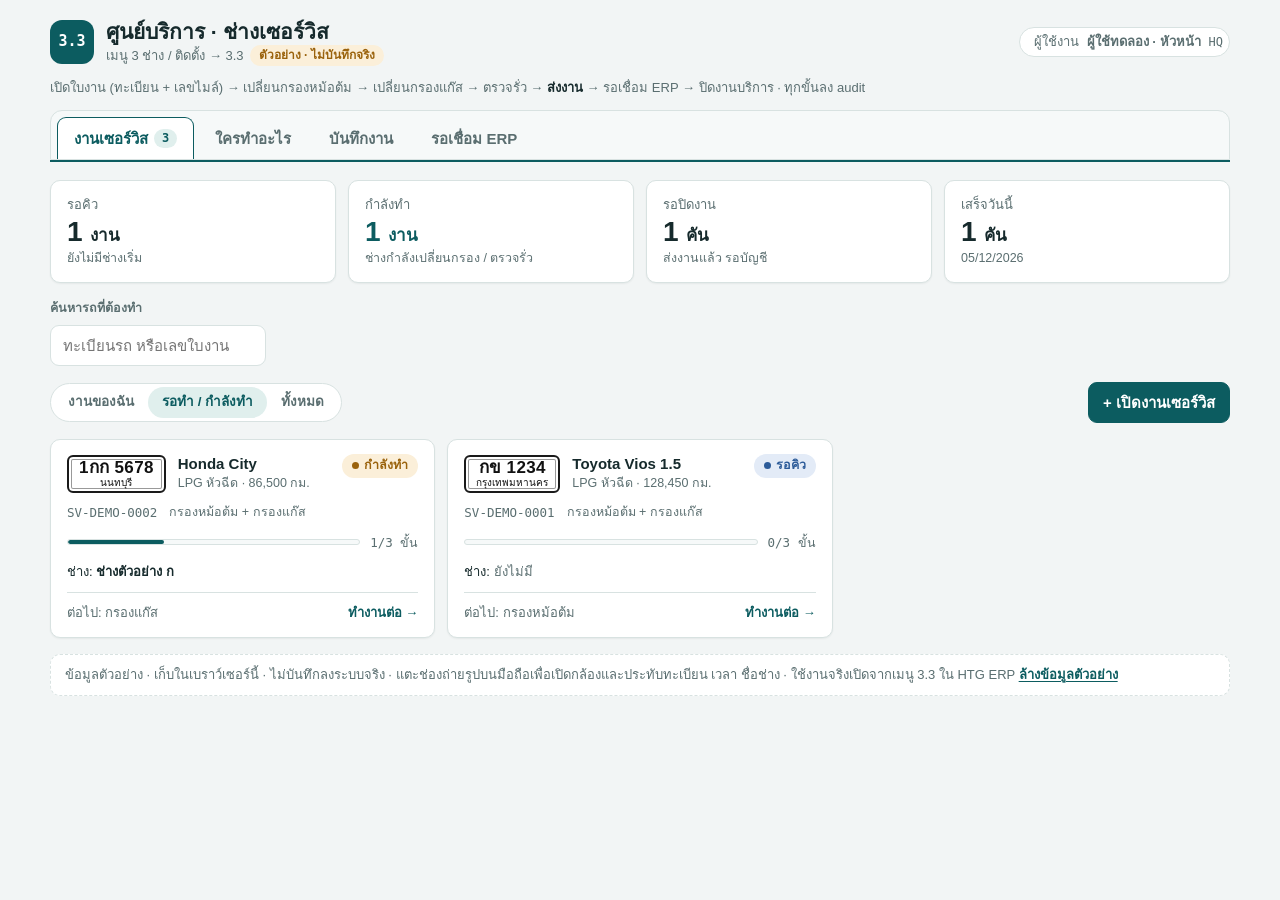
<file: app/index.html>
<!doctype html>
<html lang="th">
<head>
  <meta charset="utf-8">
  <meta name="viewport" content="width=device-width,initial-scale=1,viewport-fit=cover">
  <meta name="theme-color" content="#0c5c60">
  <meta name="referrer" content="no-referrer">
  <title>ศูนย์บริการช่างเซอร์วิส · HTG</title>
  <script type="module" crossorigin src="./assets/index-C3MWNRAT.js"></script>
  <link rel="stylesheet" crossorigin href="./assets/index-CuP7FvRk.css">
</head>
<body>
  <div class="wrap">
    <header class="top">
      <div class="brand"><div class="mod">3.3</div><div><h1>ศูนย์บริการ · ช่างเซอร์วิส</h1><p class="sub"><span class="desktop-context">เมนู 3 ช่าง / ติดตั้ง → 3.3</span> <span class="tag">บันทึกข้อมูลกลาง</span> <span id="environment"></span></p></div></div>
      <div id="identity" class="identity"></div>
    </header>
    <p class="flow">เปิดใบงาน (ทะเบียน + เลขไมล์) → เปลี่ยนกรองหม้อต้ม → เปลี่ยนกรองแก๊ส → ตรวจรั่ว → <b>ส่งงาน</b> → รอเชื่อม ERP → ปิดงานบริการ · ทุกขั้นลง audit</p>
    <nav id="tabs" class="tabs" aria-label="มุมมอง" hidden></nav>
    <main id="app" aria-live="polite"><p class="empty">กำลังโหลด…</p></main>
  </div>
  <dialog id="modal" class="modal"></dialog>
  <div id="toast" role="status" hidden></div>
</body>
</html>
</file>
<file: app/assets/index-CuP7FvRk.css>
[hidden]{display:none!important}body{margin:0}img{max-width:100%}:root{--bg:#f2f5f5;--surface:#ffffff;--surface-2:#f6f9f9;--ink:#162a2c;--muted:#5a6e70;--line:#d8e2e1;--accent:#0c5c60;--accent-ink:#ffffff;--accent-soft:#e0efed;--ok:#1b7a45;--ok-soft:#e2f2e8;--warn:#9a620c;--warn-soft:#fbefd9;--bad:#b0352a;--bad-soft:#fbe4e1;--info:#2c5b99;--info-soft:#e3ebf7;--plate-bg:#ffffff;--plate-ink:#111111;--plate-edge:#1a1a1a;--shadow:0 1px 2px rgba(16,40,42,.06);--font:"IBM Plex Sans Thai Looped","Noto Sans Thai",Tahoma,sans-serif;--mono:"IBM Plex Mono",ui-monospace,Menlo,Consolas,monospace;--r:10px}@media(prefers-color-scheme:dark){:root:not([data-theme=light]){--bg:#0e1617;--surface:#152022;--surface-2:#1a282a;--ink:#e1ebea;--muted:#93a7a8;--line:#27393b;--accent:#55b3ad;--accent-ink:#082022;--accent-soft:#173335;--ok:#4fc386;--ok-soft:#163224;--warn:#e3aa50;--warn-soft:#3a2c13;--bad:#f17d70;--bad-soft:#3d1c19;--info:#86aee8;--info-soft:#1a2a40;--plate-bg:#ffffff;--plate-ink:#111111;--plate-edge:#000000;--shadow:none;color-scheme:dark}}:root[data-theme=dark]{--bg:#0e1617;--surface:#152022;--surface-2:#1a282a;--ink:#e1ebea;--muted:#93a7a8;--line:#27393b;--accent:#55b3ad;--accent-ink:#082022;--accent-soft:#173335;--ok:#4fc386;--ok-soft:#163224;--warn:#e3aa50;--warn-soft:#3a2c13;--bad:#f17d70;--bad-soft:#3d1c19;--info:#86aee8;--info-soft:#1a2a40;--plate-bg:#ffffff;--plate-ink:#111111;--plate-edge:#000000;--shadow:none;color-scheme:dark}*{box-sizing:border-box}body{background:var(--bg);color:var(--ink);font-family:var(--font);font-size:15px;line-height:1.55;padding-inline:16px;padding-block:0 48px}.wrap{max-width:1180px;margin:0 auto}h1,h2,h3{margin:0;line-height:1.3;text-wrap:balance}p{margin:0}button,input,select{font:inherit;color:inherit}button{cursor:pointer}:focus-visible{outline:2px solid var(--accent);outline-offset:2px}.mono{font-family:var(--mono);font-variant-numeric:tabular-nums}.vh{position:absolute;width:1px;height:1px;opacity:0;overflow:hidden;clip:rect(0 0 0 0)}.top{display:flex;flex-wrap:wrap;align-items:center;justify-content:space-between;gap:12px;padding-block:18px 10px}.brand{display:flex;align-items:center;gap:12px;min-width:0}.mod{display:grid;place-items:center;width:44px;height:44px;border-radius:12px;background:var(--accent);color:var(--accent-ink);font-weight:700;font-family:var(--mono);font-size:15px;flex:none}.brand h1{font-size:21px;font-weight:700}.sub{color:var(--muted);font-size:13px;display:flex;flex-wrap:wrap;gap:6px;align-items:center}.tag{background:var(--warn-soft);color:var(--warn);border-radius:999px;padding:1px 9px;font-size:12px;font-weight:600}.who{display:flex;align-items:center;gap:8px;font-size:13px;color:var(--muted);background:var(--surface);border:1px solid var(--line);border-radius:999px;padding:4px 6px 4px 14px}.who select{border:0;background:var(--accent-soft);color:var(--ink);border-radius:999px;padding:5px 10px;font-weight:600}.flow{font-size:13px;color:var(--muted);padding-block:2px 12px}.flow b{color:var(--ink)}.tabs{display:flex;gap:4px;background:var(--surface-2);border:1px solid var(--line);border-radius:12px 12px 0 0;padding:6px 6px 0;overflow-x:auto}.tabs button{border:1px solid transparent;border-bottom:0;background:none;padding:9px 16px;border-radius:9px 9px 0 0;color:var(--muted);font-weight:600;white-space:nowrap;display:flex;gap:6px;align-items:center}.tabs button[aria-selected=true]{background:var(--surface);border-color:var(--accent);color:var(--accent);box-shadow:0 2px 0 var(--surface)}.count{background:var(--accent-soft);color:var(--accent);border-radius:999px;font-size:12px;padding:0 8px;font-family:var(--mono)}main{border-top:2px solid var(--accent);padding-top:18px;display:grid;gap:16px}.note{font-size:13px;color:var(--muted);background:var(--surface);border:1px dashed var(--line);border-radius:var(--r);padding:10px 14px}.note b{color:var(--ink)}.banner-bad{background:var(--bad-soft);color:var(--bad);border-radius:var(--r);padding:10px 14px;font-size:13px}.kpis{display:grid;grid-template-columns:repeat(auto-fit,minmax(min(170px,100%),1fr));gap:12px}.kpi{background:var(--surface);border:1px solid var(--line);border-radius:var(--r);padding:14px 16px;box-shadow:var(--shadow)}.kpi .k{font-size:13px;color:var(--muted)}.kpi .v{font-size:28px;font-weight:700;line-height:1.2;font-variant-numeric:tabular-nums}.kpi .v small{font-size:17px;font-weight:600}.kpi .d{font-size:12.5px;color:var(--muted)}.kpi.hl .v{color:var(--accent)}.toolbar{display:flex;flex-wrap:wrap;gap:10px;align-items:center;justify-content:space-between}.seg{display:inline-flex;border:1px solid var(--line);border-radius:999px;background:var(--surface);padding:3px}.seg button{border:0;background:none;border-radius:999px;padding:5px 14px;font-size:13.5px;color:var(--muted);font-weight:600}.seg button[aria-pressed=true]{background:var(--accent-soft);color:var(--accent)}.btn{border:1px solid var(--line);background:var(--surface);border-radius:9px;padding:8px 14px;font-weight:600;display:inline-flex;align-items:center;gap:6px;min-height:40px}.btn:hover{border-color:var(--accent)}.btn.primary{background:var(--accent);border-color:var(--accent);color:var(--accent-ink)}.btn.primary:hover{filter:brightness(1.08)}.btn:disabled{opacity:.45;cursor:not-allowed;filter:none}a.btn{text-decoration:none;color:inherit}.banner-demo{background:var(--warn-soft);color:var(--ink);border:1px solid var(--warn);border-radius:var(--r);padding:10px 14px;font-size:13.5px;line-height:1.55;margin:0 0 12px}.banner-demo b{color:var(--warn)}.btn.sm{min-height:32px;padding:4px 10px;font-size:13px}.btn.ghost{background:none;border-color:transparent;color:var(--accent);padding-inline:6px}.btn.danger{color:var(--bad);border-color:var(--bad)}.link{border:0;background:none;padding:0;color:var(--accent);font-weight:600;text-decoration:underline;text-underline-offset:2px}.plate{display:inline-flex;flex-direction:column;align-items:center;background:var(--plate-bg);color:var(--plate-ink);border:2px solid var(--plate-edge);border-radius:6px;padding:1px 10px 2px;line-height:1.15;flex:none;box-shadow:inset 0 0 0 2px #fff,inset 0 0 0 3px #999}.plate .n{font-weight:700;font-size:17px;letter-spacing:.02em;white-space:nowrap}.plate .p{font-size:10px;white-space:nowrap}.plate.lg .n{font-size:24px}.plate.lg .p{font-size:12px}.plate.sm{padding:0 7px 1px;border-width:1.5px}.plate.sm .n{font-size:13.5px}.plate.sm .p{font-size:8.5px}.pill{display:inline-flex;align-items:center;gap:5px;border-radius:999px;padding:2px 10px;font-size:12.5px;font-weight:600;white-space:nowrap;flex:none}.pill:before{content:"";width:7px;height:7px;border-radius:50%;background:currentColor}.p-ok{background:var(--ok-soft);color:var(--ok)}.p-warn{background:var(--warn-soft);color:var(--warn)}.p-bad{background:var(--bad-soft);color:var(--bad)}.p-info{background:var(--info-soft);color:var(--info)}.p-accent{background:var(--accent-soft);color:var(--accent)}.p-muted{background:var(--surface-2);color:var(--muted);border:1px solid var(--line)}.jobgrid{display:grid;grid-template-columns:repeat(auto-fill,minmax(min(330px,100%),1fr));gap:12px}.jobcard{all:unset;box-sizing:border-box;cursor:pointer;background:var(--surface);border:1px solid var(--line);border-radius:var(--r);padding:14px 16px;display:grid;gap:10px;box-shadow:var(--shadow);min-width:0}.jobcard:hover{border-color:var(--accent)}.jobcard:focus-visible{outline:2px solid var(--accent);outline-offset:2px}.jc-top{display:flex;gap:12px;align-items:flex-start;justify-content:space-between}.jc-car{display:flex;gap:12px;align-items:center;min-width:0}.jc-car .t{font-weight:600;line-height:1.3}.jc-car .s{font-size:12.5px;color:var(--muted)}.meta{font-size:12.5px;color:var(--muted);display:flex;flex-wrap:wrap;gap:4px 12px}.prog{display:flex;align-items:center;gap:10px;font-size:12.5px;color:var(--muted)}.bar{flex:1;height:6px;border-radius:999px;background:var(--surface-2);border:1px solid var(--line);overflow:hidden}.bar i{display:block;height:100%;background:var(--accent);border-radius:999px}.techs{font-size:13px}.techs b{font-weight:600}.empty{color:var(--muted);text-align:center;padding:28px;background:var(--surface);border:1px dashed var(--line);border-radius:var(--r)}.back{align-self:start;justify-self:start}.jobhead{background:var(--surface);border:1px solid var(--line);border-radius:var(--r);padding:16px;display:flex;flex-wrap:wrap;gap:14px 20px;align-items:center;box-shadow:var(--shadow)}.jh-main{flex:1;min-width:220px;display:grid;gap:2px}.jh-main .t{font-size:18px;font-weight:700}.jh-main .meta{font-size:13px}.detail{display:grid;gap:16px;grid-template-columns:minmax(0,1fr)}@media(min-width:980px){.detail{grid-template-columns:minmax(0,1fr) 340px;align-items:start}}.steps{display:grid;gap:12px;min-width:0}.step{background:var(--surface);border:1px solid var(--line);border-radius:var(--r);padding:14px 16px;display:grid;gap:12px;box-shadow:var(--shadow);min-width:0}.step.s-active{border-color:var(--warn)}.step.s-done{border-color:color-mix(in srgb,var(--ok) 45%,var(--line))}.step.s-locked{opacity:.62}.step-h{display:flex;gap:12px;align-items:flex-start}.stepno{display:grid;place-items:center;width:30px;height:30px;border-radius:50%;background:var(--surface-2);border:1px solid var(--line);font-family:var(--mono);font-weight:600;flex:none}.s-done .stepno{background:var(--ok);border-color:var(--ok);color:var(--surface)}.s-active .stepno{background:var(--warn-soft);border-color:var(--warn);color:var(--warn)}.step-t{flex:1;min-width:0}.step-t h3{font-size:16.5px;font-weight:700}.hint{font-size:13px;color:var(--muted)}.slots{display:grid;grid-template-columns:repeat(2,minmax(0,1fr));gap:10px}.slot{position:relative;border-radius:9px;aspect-ratio:4/3;max-width:100%;overflow:hidden;background:var(--surface-2);border:1.5px dashed var(--line);display:flex}label.slot.empty{cursor:pointer;flex-direction:column;align-items:center;justify-content:center;gap:6px;text-align:center;padding:10px;color:var(--accent);font-weight:600;font-size:13.5px}label.slot.empty:hover{border-color:var(--accent);background:var(--accent-soft)}label.slot.empty:focus-within{outline:2px solid var(--accent);outline-offset:2px}.slot.empty .req{font-size:11.5px;color:var(--muted);font-weight:500}.slot.missing{color:var(--muted);flex-direction:column;align-items:center;justify-content:center;font-size:13px}.slot.filled{border:1px solid var(--line);aspect-ratio:auto;flex-direction:column;background:var(--surface)}.slot .ph{display:block;width:100%;aspect-ratio:4/3;max-width:100%;border:0;padding:0;background:#111;cursor:zoom-in}.slot .ph img{width:100%;height:100%;object-fit:contain;display:block}.slot .sfoot{display:grid;gap:6px;padding:7px 8px 8px}.slot .cap{font-size:12px;line-height:1.35}.slot .cap b{display:block;font-weight:600}.slot .cap span{color:var(--muted)}.slot .acts{display:flex;gap:6px;flex-wrap:wrap}.slot .acts button,.slot .acts label{border:1px solid var(--line);background:var(--surface-2);color:var(--ink);border-radius:7px;padding:4px 10px;font-size:12.5px;font-weight:600;cursor:pointer;min-height:30px;display:inline-flex;align-items:center}.slot .acts label:focus-within{outline:2px solid var(--accent)}.field{display:grid;gap:6px}.lbl{font-size:12.5px;color:var(--muted);font-weight:600}.chips{display:flex;flex-wrap:wrap;gap:6px}.chip{border:1px solid var(--line);background:var(--surface);border-radius:999px;padding:5px 12px;font-size:13.5px;font-weight:500;min-height:34px}.chip[aria-pressed=true]{background:var(--accent);border-color:var(--accent);color:var(--accent-ink);font-weight:600}.chip.fail[aria-pressed=true]{background:var(--bad);border-color:var(--bad);color:#fff}.chip.pass[aria-pressed=true]{background:var(--ok);border-color:var(--ok);color:#fff}.chip:disabled{cursor:default}.part{font-size:13.5px;display:flex;flex-wrap:wrap;gap:4px 10px;align-items:center}.code{font-family:var(--mono);font-size:12px;background:var(--surface-2);border:1px solid var(--line);border-radius:5px;padding:0 6px;color:var(--muted)}.foot{border-top:1px solid var(--line);padding-top:10px;display:flex;flex-wrap:wrap;gap:8px 12px;align-items:center;justify-content:space-between;font-size:13.5px}.foot .miss{color:var(--warn)}.foot.done{color:var(--ok)}.foot.done span{color:var(--ink)}.foot.locked{color:var(--muted)}.warnbox{background:var(--bad-soft);color:var(--bad);border-radius:8px;padding:8px 12px;font-size:13px}.submit{background:var(--surface);border:1px solid var(--line);border-radius:var(--r);padding:14px 16px;display:flex;flex-wrap:wrap;gap:10px 16px;align-items:center;justify-content:space-between}.submit.ready{border-color:var(--accent);background:var(--accent-soft)}.submit p{font-size:14px}.side{display:grid;gap:12px;min-width:0}.card{background:var(--surface);border:1px solid var(--line);border-radius:var(--r);padding:14px 16px;display:grid;gap:10px;box-shadow:var(--shadow);min-width:0}.card h2{font-size:15px;font-weight:700}.card h2 small{font-weight:500;color:var(--muted);font-size:12.5px}.hand{list-style:none;margin:0;padding:0;display:grid;gap:9px}.hand li{display:grid;grid-template-columns:92px minmax(0,1fr);gap:8px;font-size:13px}.dept{font-family:var(--mono);font-size:11.5px;font-weight:600;color:var(--accent);background:var(--accent-soft);border-radius:6px;padding:2px 6px;align-self:start;text-align:center}.hand .st{display:block;font-size:12px;color:var(--muted)}.hand .st.sent{color:var(--ok)}.mini{list-style:none;margin:0;padding:0;display:grid;gap:8px;font-size:12.5px}.mini li{display:grid;gap:1px;border-left:2px solid var(--line);padding-left:10px}.mini .w{color:var(--muted);font-family:var(--mono);font-size:11.5px}.tbl{overflow-x:auto;border:1px solid var(--line);border-radius:var(--r);background:var(--surface)}table{border-collapse:collapse;width:100%;font-size:13.5px}th{font-size:12.5px;color:var(--muted);font-weight:600;text-align:left;background:var(--surface-2)}th,td{padding:9px 12px;border-bottom:1px solid var(--line);vertical-align:middle;white-space:nowrap}td.wrap{white-space:normal;min-width:220px}tr:last-child td{border-bottom:0}td.num,th.num{text-align:right;font-variant-numeric:tabular-nums}.thumbs{display:flex;gap:4px}.thumbs button{border:1px solid var(--line);padding:0;border-radius:5px;overflow:hidden;width:44px;height:33px;background:var(--surface-2)}.thumbs img{width:100%;height:100%;object-fit:cover;display:block}.search{border:1px solid var(--line);background:var(--surface);border-radius:9px;padding:8px 12px;min-width:0;width:min(360px,100%)}.sec-h{display:flex;flex-wrap:wrap;gap:8px 14px;align-items:center;justify-content:space-between}.sec-h h2{font-size:16px}.sec-h p{font-size:12.5px;color:var(--muted)}#overlay{position:fixed;inset:0;z-index:50;display:grid;place-items:center;padding:16px}#overlay[hidden],#toast[hidden]{display:none}.ov-bg{position:absolute;inset:0;background:#050f109e}.modal{position:relative;background:var(--surface);border-radius:14px;width:min(560px,100%);max-height:calc(100% - 24px);overflow:auto;padding:18px;display:grid;gap:14px}.modal h2{font-size:18px}.form{display:grid;gap:12px;grid-template-columns:repeat(2,minmax(0,1fr))}.form .full{grid-column:1/-1}.form label{display:grid;gap:4px;font-size:13px;color:var(--muted);font-weight:600}.form input,.form select{border:1px solid var(--line);background:var(--surface-2);border-radius:8px;padding:9px 10px;color:var(--ink);font-weight:400;min-width:0}.form .err{grid-column:1/-1;color:var(--bad);font-size:13px}.mrow{display:flex;justify-content:flex-end;gap:8px;flex-wrap:wrap}@media(max-width:520px){.form{grid-template-columns:minmax(0,1fr)}}.lightbox{position:relative;width:min(900px,100%);display:grid;gap:8px}.lightbox img{width:100%;max-height:78vh;object-fit:contain;border-radius:10px;background:#000}.lightbox .lb-cap{color:#fff;font-size:13.5px;display:flex;justify-content:space-between;gap:10px;align-items:center;flex-wrap:wrap}.lightbox .lb-cap .btn{color:var(--ink)}#toast{position:fixed;left:50%;transform:translate(-50%);bottom:calc(18px + env(safe-area-inset-bottom,0px));background:var(--ink);color:var(--bg);padding:9px 16px;border-radius:999px;font-size:13.5px;z-index:60;max-width:calc(100% - 32px)}.confirm{display:flex;flex-wrap:wrap;gap:8px;align-items:center;font-size:13px}@media(prefers-reduced-motion:no-preference){.jobcard,.btn,.chip{transition:border-color .15s,background-color .15s}}@media(max-width:560px){.brand h1{font-size:18px}.jobhead{padding:14px}.plate.lg .n{font-size:20px}}.mobile-only{display:none}.job-search{display:grid;gap:6px}.job-search .search{width:100%}.jc-next{display:flex;align-items:center;justify-content:space-between;gap:12px;border-top:1px solid var(--line);padding-top:10px;font-size:13px}.jc-next span{color:var(--muted)}.jc-next b{color:var(--accent);white-space:nowrap}.job-extra{width:100%;border-top:1px solid var(--line);padding-top:8px;font-size:13px;color:var(--muted)}.job-extra summary{cursor:pointer;font-weight:600}.job-extra .meta{padding-top:8px}.step-work{display:grid;gap:12px}.step-tools{display:flex;gap:10px;align-items:center;justify-content:space-between}.step-tools .hint{flex:1}.step-tools button{flex:none}.technician-quick select{width:100%;min-height:48px;border:1px solid var(--line);border-radius:9px;background:var(--surface);padding:10px;font-size:16px}.work-progress{border:1px solid var(--line);border-radius:12px;background:var(--surface);padding:12px}.work-progress .prog{margin-bottom:12px}.work-identity{display:flex;align-items:center;justify-content:space-between;gap:10px;margin-bottom:8px;font-size:12px;color:var(--muted)}.work-identity strong{font-size:18px;color:var(--ink)}.stepnav{display:grid;grid-template-columns:repeat(3,minmax(0,1fr));gap:6px}.stepnav button{display:grid;justify-items:center;gap:5px;border:1px solid var(--line);border-radius:9px;background:var(--surface-2);color:var(--muted);padding:10px 4px;min-height:66px;font-size:12px;font-weight:600}.stepnav button[aria-pressed=true]{border:2px solid var(--accent);padding:9px 3px;background:var(--accent-soft);color:var(--accent)}.stepnav .finished{color:var(--ok)}.stepnav .stepno{width:24px;height:24px;font-size:12px}.mobile-workbar{position:fixed;left:0;right:0;bottom:calc(66px + env(safe-area-inset-bottom,0px));z-index:25;background:var(--surface);border-top:1px solid var(--line);padding:10px 14px;box-shadow:0 -4px 18px #10282a14}.mobile-workbar p{font-size:12px;color:var(--muted);margin-bottom:6px}.mobile-workbar .btn{width:100%;justify-content:center;font-size:16px;min-height:50px}.mobile-more{border:1px solid var(--line);border-radius:10px;background:var(--surface);padding:12px}.mobile-more summary{min-height:28px;cursor:pointer;color:var(--muted);font-size:14px;font-weight:600}.mobile-more .side{margin-top:12px}.task-checklist{display:flex;flex-wrap:wrap;gap:6px}.task-checklist span{font-size:12px;padding:4px 9px;border-radius:6px;background:var(--surface-2);color:var(--muted)}.task-checklist .complete{background:var(--ok-soft);color:var(--ok)}@media(max-width:640px){body{padding-inline:12px;padding-bottom:calc(86px + env(safe-area-inset-bottom,0px));font-size:16px}body:has(.mobile-workbar){padding-bottom:calc(196px + env(safe-area-inset-bottom,0px))}.mobile-only{display:block}.desktop-only,.flow,.sub .desktop-context{display:none!important}.top{gap:10px;padding:12px 0}.brand h1{font-size:18px}.mod{width:36px;height:36px;border-radius:10px}.brand{gap:9px}.sub{margin-top:4px}.tag{font-size:11px}.who{width:100%;border-radius:10px;padding:5px 10px;font-size:13px}.who select{flex:1;min-width:0;min-height:44px;font-size:16px;background:var(--surface);border-radius:7px;padding:6px 8px}.tabs{position:fixed;z-index:30;left:0;right:0;bottom:0;display:grid;grid-template-columns:repeat(3,minmax(0,1fr));gap:4px;height:calc(66px + env(safe-area-inset-bottom,0px));padding:8px 10px calc(8px + env(safe-area-inset-bottom,0px));border-radius:0;border:0;border-top:1px solid var(--line);background:var(--surface);overflow:visible}.tabs button{justify-content:center;padding:7px 4px;min-width:0;min-height:48px;border:0;border-radius:9px;font-size:13px;gap:4px;white-space:normal}.tabs button[aria-selected=true]{background:var(--accent-soft);box-shadow:none}.count{padding:0 5px;font-size:11px}main{padding-top:12px;gap:12px;border-top:0}.kpis{grid-template-columns:repeat(4,minmax(0,1fr));gap:6px}.kpi{padding:9px 5px;text-align:center;border-radius:9px}.kpi .k{font-size:11px;white-space:nowrap}.kpi .v{font-size:23px;margin-top:3px}.kpi .v small,.kpi .d{display:none}.demo-note{font-size:12px;padding:7px 10px}.demo-note .demo-long{display:none}.toolbar{gap:10px}.seg{width:100%;display:flex;border-radius:10px;gap:3px}.seg button{flex:1;min-height:46px;padding:7px 5px;border-radius:7px;font-size:13px}.toolbar>.btn{width:100%;justify-content:center}.search,.form input,.form select{font-size:16px;min-height:48px}.job-search .lbl{font-size:14px;color:var(--ink)}.jobgrid{gap:10px;grid-template-columns:minmax(0,1fr)}.jobcard{padding:14px;gap:9px;border-radius:12px}.jc-top{display:grid;grid-template-columns:minmax(0,1fr) auto;gap:10px;align-items:start}.jc-car{display:grid;gap:8px;justify-items:start}.jc-car .t{font-size:14px}.jc-car .s{font-size:12px}.jobcard .plate .n{font-size:23px}.jobcard .plate .p{font-size:11px}.jobcard .plate{padding:4px 12px}.jobcard .meta{font-size:11px}.jobcard .meta span:last-child{display:none}.jc-next{font-size:13px}.jc-next span{max-width:70%}.jc-next b{padding:7px 10px;background:var(--accent-soft);border-radius:7px}.btn,.btn.sm,.chip,.slot .acts label,.slot .acts button,.back{min-height:48px}.back{padding:4px 0;font-size:14px;min-height:40px}.jobhead{display:grid;grid-template-columns:auto minmax(0,1fr);gap:10px;padding:12px;border-radius:12px}.jobhead>.pill{grid-column:1/-1;justify-self:start}.jobhead .plate.lg .n{font-size:22px}.jobhead .plate.lg .p{font-size:11px}.jh-main{min-width:0;gap:3px}.jh-main .t{font-size:14px}.jh-main .meta{font-size:12px}.job-extra{grid-column:1/-1;font-size:12px}.job-extra summary{padding:4px 0}.detail,.steps{gap:12px}.step{padding:14px;border-radius:12px}.step:not(.is-current){display:none}.step-h{gap:9px;flex-wrap:wrap}.step-t{min-width:170px}.step-t h3{font-size:18px}.step-h>.pill{display:none}.step-t .hint{font-size:13px;line-height:1.6}.slots{gap:9px}.slot.empty{min-height:126px;aspect-ratio:auto}label.slot.empty{font-size:14px;padding:10px 7px;border-color:var(--accent);background:var(--accent-soft)}label.slot.empty svg{width:30px;height:30px}.slot.empty .req{font-size:12px}.slot .sfoot{padding:8px}.slot .acts label{width:100%;justify-content:center;font-size:14px}.step-tools{align-items:flex-start}.step-tools .btn{font-size:14px}.part{font-size:13px}.part .code{display:none}.lbl{font-size:14px}.result-choices{display:grid;grid-template-columns:1fr 1fr;gap:8px}.result-choices .chip{border-radius:9px;font-size:16px;min-height:52px}.technician-quick{display:grid;gap:8px}.technician-quick .btn{justify-content:center;font-size:14px}.foot{gap:10px;font-size:13px}.foot>.btn{width:100%;justify-content:center;font-size:15px}.foot.done{display:grid}.step .foot:not(.done)>.btn{display:none}.submit{font-size:13px;padding:12px}.submit:not(.job-sent){display:none}.detail>.side{display:none}#toast{bottom:calc(180px + env(safe-area-inset-bottom,0px));border-radius:10px;font-size:13px}#overlay{padding:12px}.modal{padding:16px}.mrow{display:grid;grid-template-columns:1fr 1fr;width:100%}.mrow .btn{justify-content:center}}.identity{display:flex;align-items:center;gap:10px;flex-wrap:wrap;font-size:13px}.identity select,.field select{border:1px solid var(--line);border-radius:9px;background:var(--surface);padding:10px;min-height:46px;max-width:100%}.login-card{max-width:460px;margin:24px auto;width:100%;gap:18px}.login-card p{font-size:14px;color:var(--muted)}.login-card .btn{justify-content:center;min-height:48px}.sync-status{font-size:13px;color:var(--muted);display:flex;flex-wrap:wrap;gap:10px;align-items:center}.draft-warning{border:2px solid var(--warn);background:var(--warn-soft);padding:14px;border-radius:10px;overflow-wrap:anywhere}.draft-warning p{font-size:12px;margin:6px 0}.history-photos{display:flex;flex-wrap:wrap;gap:8px;padding-top:10px}.erp-event{border-top:1px solid var(--line);padding-top:12px;display:grid;gap:8px}.pagination{margin-top:10px}dialog.modal{border:1px solid var(--line);box-shadow:0 12px 60px #00000040;margin:auto;max-height:85dvh}dialog.modal::backdrop{background:#050f10a6}dialog:not([open]){display:none}button:disabled{cursor:not-allowed;opacity:.55}.jobcard:disabled{cursor:wait;opacity:.7}.ph{touch-action:manipulation}@media(max-width:640px){.top{padding-top:12px}.identity{width:100%;justify-content:space-between;gap:6px}.identity select{padding:6px;min-height:40px;max-width:100px}.job-search{flex:1;min-width:200px}.seg{max-width:100%;flex-wrap:wrap;border-radius:12px}.seg button{min-height:42px;padding:7px 10px}.field select{font-size:16px;width:100%}.field .btn{min-height:48px;justify-content:center}.draft-warning .btn{width:100%;margin-top:8px;justify-content:center}.login-card{margin:10px auto}.login-card input{font-size:16px}.brand h1{font-size:20px}}button.kpi{font:inherit;color:inherit;text-align:inherit;width:100%;cursor:pointer}button.kpi:hover{border-color:var(--accent)}.who b{font-weight:600}.who .mono{font-size:12px;color:var(--muted)}@media(max-width:640px){.who{flex-wrap:wrap}}
</file>
